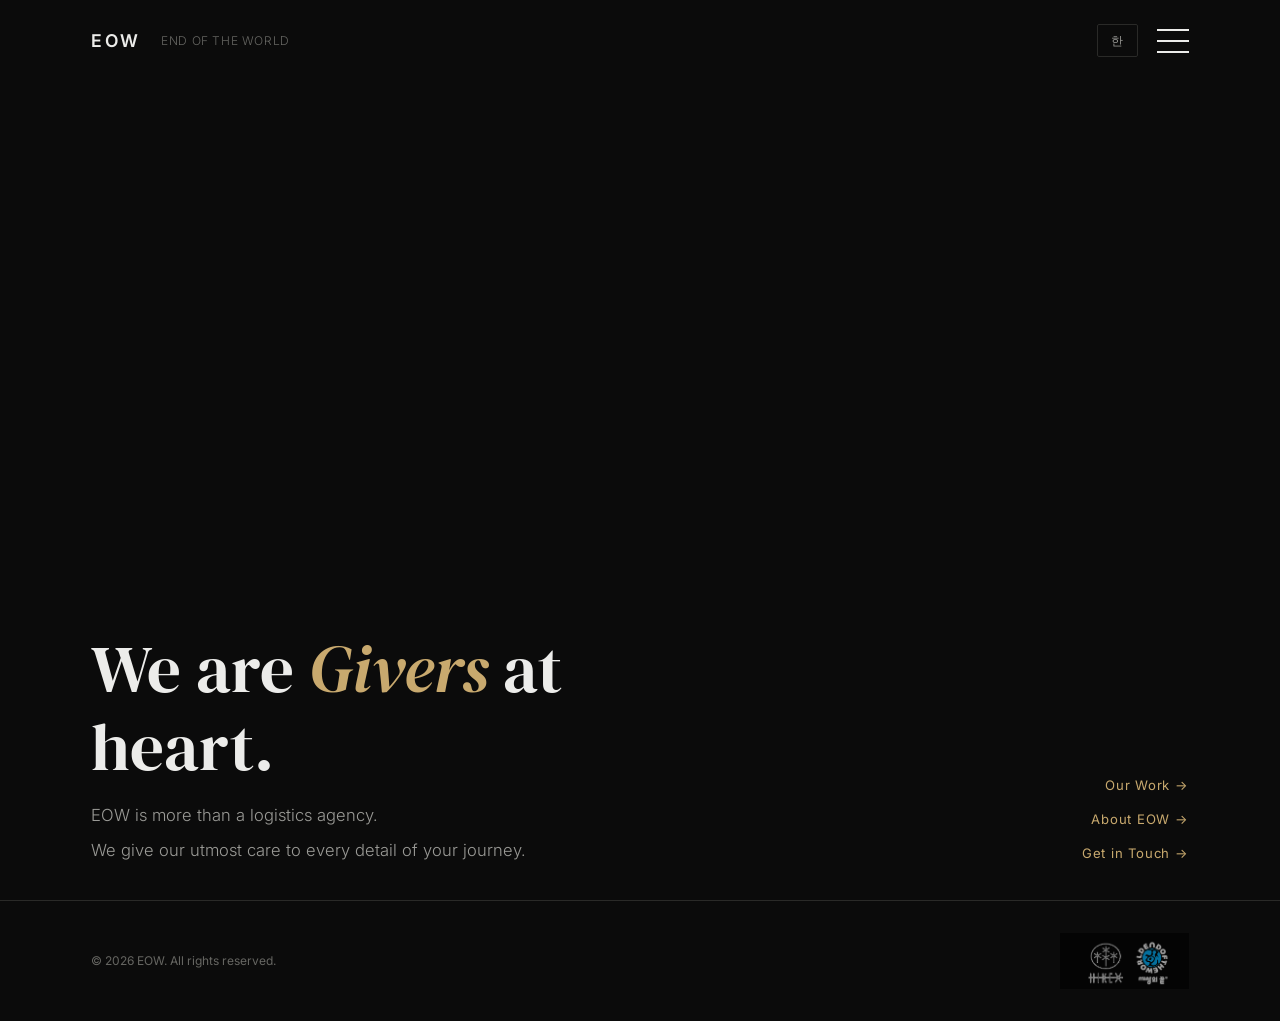
<file: index.html>
<!DOCTYPE html>
<html lang="en">
<head>
  <meta charset="UTF-8">
  <meta name="viewport" content="width=device-width, initial-scale=1.0">
  <title>EOW — End of the World</title>
  <meta name="description" content="EOW is a Seoul-based global B2B touring agency. Tour-as-a-Service for artists going global.">
  <link rel="preconnect" href="https://fonts.googleapis.com">
  <link rel="preconnect" href="https://fonts.gstatic.com" crossorigin>
  <link href="https://fonts.googleapis.com/css2?family=DM+Serif+Display:ital@0;1&family=Inter:wght@300;400;500;600&display=swap" rel="stylesheet">
  <link rel="stylesheet" href="css/style.css">
</head>
<body>

<header class="hd">
  <div class="c">
    <a href="/" class="lo">EOW<span>End of the World</span></a>
    <div class="hdr">
      <a href="/ko/" class="lb">한</a>
      <button class="hb" id="menuBtn" aria-label="Menu"><span></span><span></span><span></span></button>
    </div>
  </div>
</header>

<div class="menu-ov" id="menuOv">
  <a href="/about">About</a>
  <a href="/services">Services</a>
  <a href="/portfolio">Portfolio</a>
  <a href="/team">Team</a>
  <a href="/partners">Partners</a>
  <a href="/contact">Contact</a>
  <div class="menu-sep"></div>
  <a href="https://zandarifesta.com/" target="_blank" class="menu-ext">Zandari Festa ↗</a>
</div>

<section class="hero" id="top">
  <div class="trail-container" id="trailContainer"></div>
  <div class="hero-bottom c">
    <div class="hero-text">
      <h1>We are <em>Givers</em> at heart.</h1>
      <p>EOW is more than a logistics agency.</p>
      <p>We give our utmost care to every detail of your journey.</p>
    </div>
    <div class="hero-links">
      <a href="/portfolio">Our Work →</a>
      <a href="/about">About EOW →</a>
      <a href="/contact">Get in Touch →</a>
    </div>
  </div>
</section>

<footer class="ft">
  <div class="c">
    <div class="ftc">© 2026 EOW. All rights reserved.</div>
    <div class="ft-logos">
      <img src="images/logos/hike-eow-logos.png" alt="HIKE* × EOW" style="height:56px">
    </div>
  </div>
</footer>

<script src="js/menu.js"></script>
<script src="js/cursor-trail.js"></script>
</body>
</html>
</file>
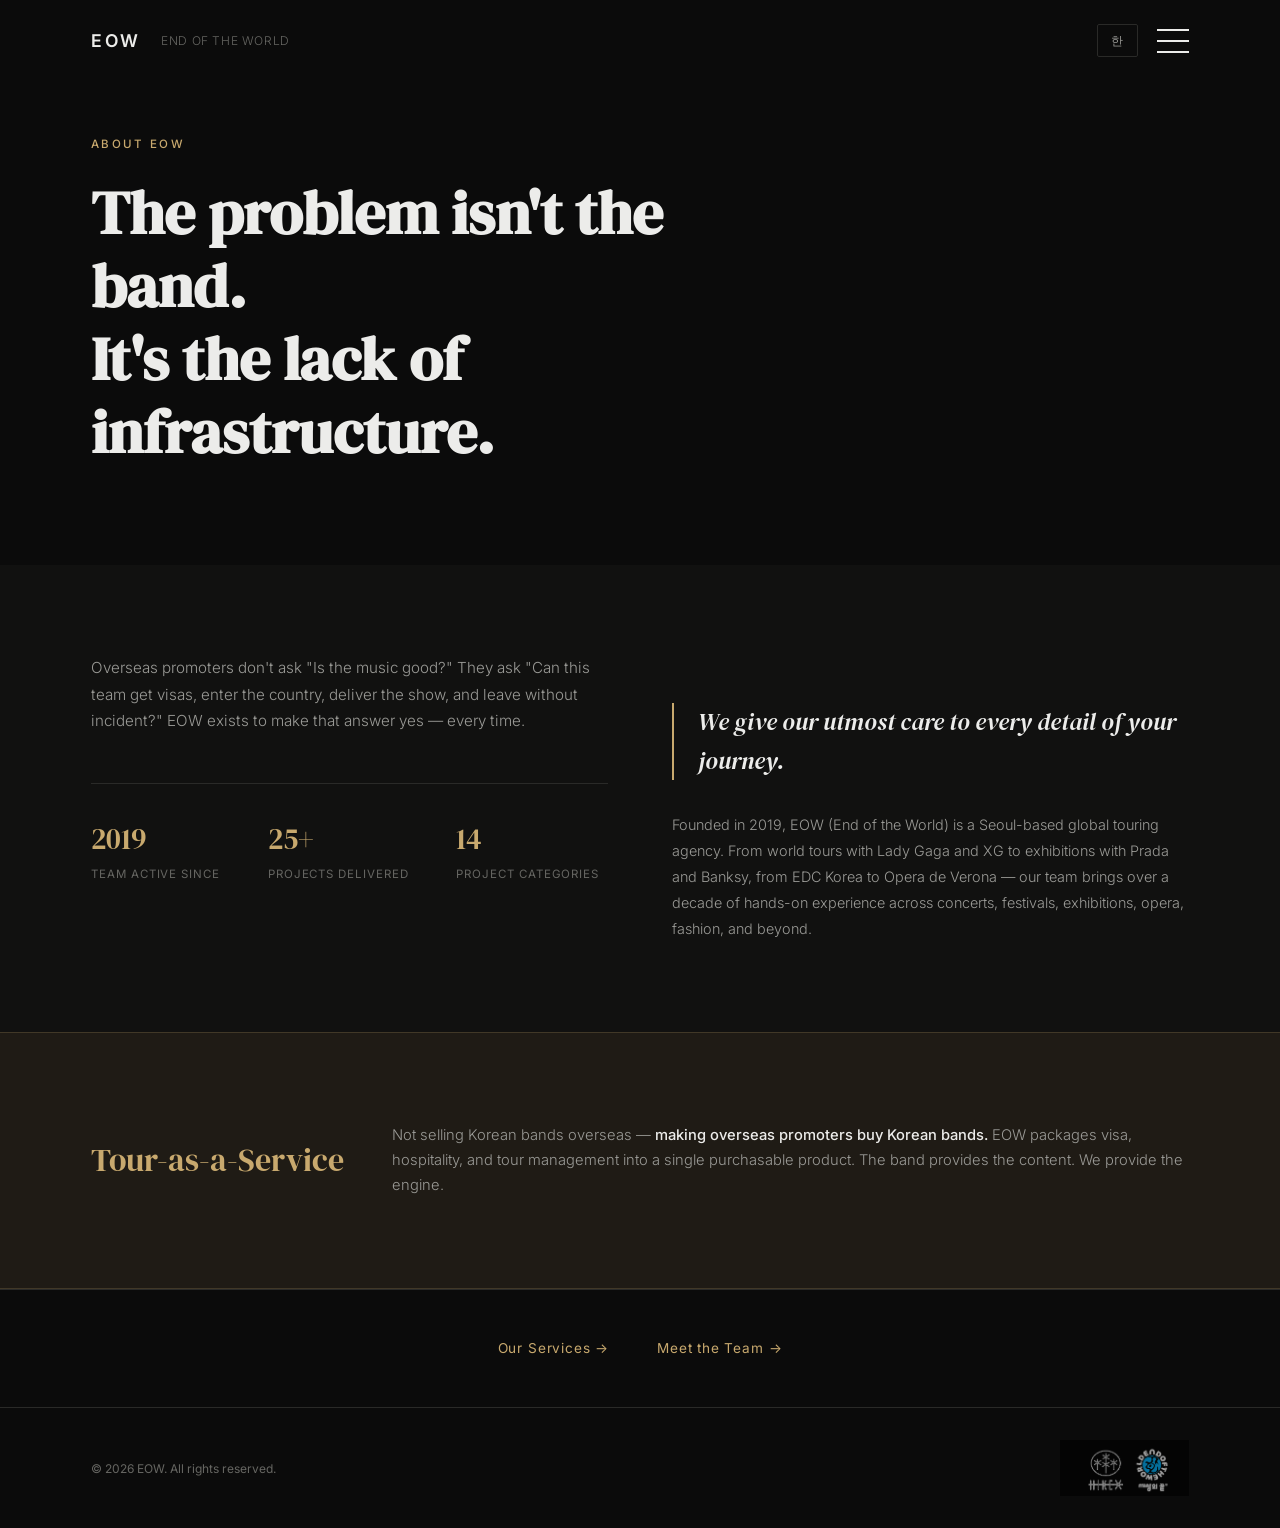
<file: about.html>
<!DOCTYPE html>
<html lang="en">
<head>
  <meta charset="UTF-8">
  <meta name="viewport" content="width=device-width, initial-scale=1.0">
  <title>About — EOW</title>
  <meta name="description" content="EOW exists to make Korean artists' global touring seamless. Visa, hospitality, tour management — packaged as Tour-as-a-Service.">
  <link rel="preconnect" href="https://fonts.googleapis.com">
  <link rel="preconnect" href="https://fonts.gstatic.com" crossorigin>
  <link href="https://fonts.googleapis.com/css2?family=DM+Serif+Display:ital@0;1&family=Inter:wght@300;400;500;600&display=swap" rel="stylesheet">
  <link rel="stylesheet" href="css/style.css">
</head>
<body>

<header class="hd">
  <div class="c">
    <a href="/" class="lo">EOW<span>End of the World</span></a>
    <div class="hdr">
      <a href="/ko/about" class="lb">한</a>
      <button class="hb" id="menuBtn" aria-label="Menu"><span></span><span></span><span></span></button>
    </div>
  </div>
</header>

<div class="menu-ov" id="menuOv">
  <a href="/about">About</a>
  <a href="/services">Services</a>
  <a href="/portfolio">Portfolio</a>
  <a href="/team">Team</a>
  <a href="/partners">Partners</a>
  <a href="/contact">Contact</a>
  <div class="menu-sep"></div>
  <a href="https://zandarifesta.com/" target="_blank" class="menu-ext">Zandari Festa ↗</a>
</div>

<div class="page-hero">
  <div class="c">
    <div class="sl">About EOW</div>
    <h1 class="sh" style="font-size:clamp(2.4rem,5vw,3.8rem)">The problem isn't the band.<br>It's the lack of infrastructure.</h1>
  </div>
</div>

<section class="s ab">
  <div class="c abg">
    <div class="rv">
      <p class="sd">Overseas promoters don't ask "Is the music good?" They ask "Can this team get visas, enter the country, deliver the show, and leave without incident?" EOW exists to make that answer yes — every time.</p>
      <div class="abn">
        <div><div class="abnv">2019</div><div class="abnl">Team active since</div></div>
        <div><div class="abnv">25+</div><div class="abnl">Projects delivered</div></div>
        <div><div class="abnv">14</div><div class="abnl">Project categories</div></div>
      </div>
    </div>
    <div class="abr rv">
      <blockquote class="abq">We give our utmost care to every detail of your journey.</blockquote>
      <p class="abp">Founded in 2019, EOW (End of the World) is a Seoul-based global touring agency. From world tours with Lady Gaga and XG to exhibitions with Prada and Banksy, from EDC Korea to Opera de Verona — our team brings over a decade of hands-on experience across concerts, festivals, exhibitions, opera, fashion, and beyond.</p>
    </div>
  </div>
</section>

<section class="s ta">
  <div class="c tai rv">
    <div class="tab">Tour-as-a-Service</div>
    <div class="tac">Not selling Korean bands overseas — <strong>making overseas promoters buy Korean bands.</strong> EOW packages visa, hospitality, and tour management into a single purchasable product. The band provides the content. We provide the engine.</div>
  </div>
</section>

<div class="cta-strip">
  <a href="/services">Our Services →</a>
  <a href="/team">Meet the Team →</a>
</div>

<footer class="ft">
  <div class="c">
    <div class="ftc">© 2026 EOW. All rights reserved.</div>
    <div class="ft-logos">
      <img src="images/logos/hike-eow-logos.png" alt="HIKE* × EOW" style="height:56px">
    </div>
  </div>
</footer>

<script src="js/menu.js"></script>
<script src="js/scroll-reveal.js"></script>
</body>
</html>
</file>
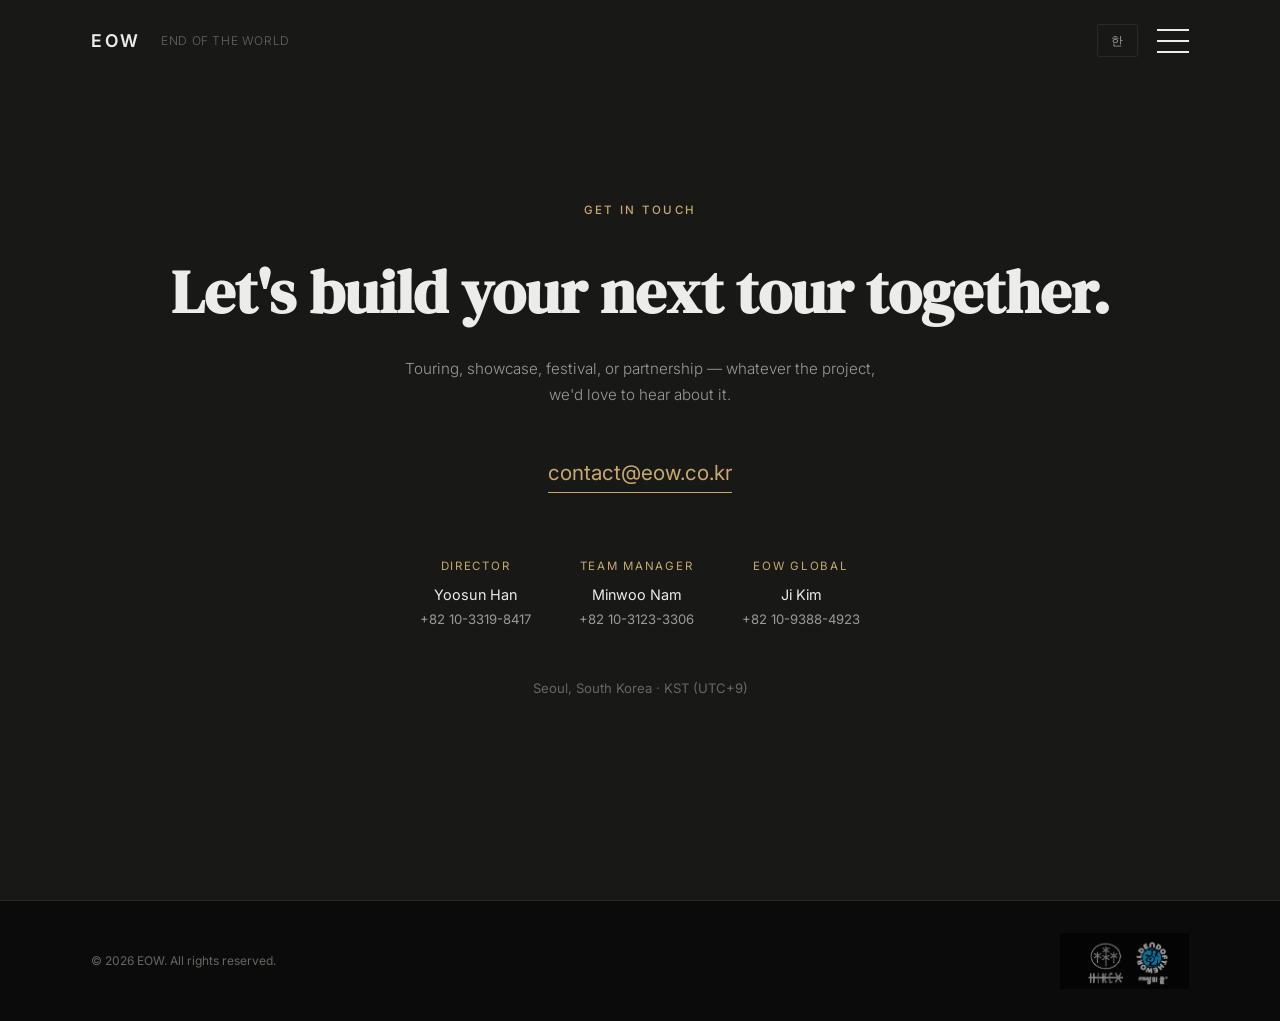
<file: contact.html>
<!DOCTYPE html>
<html lang="en">
<head>
  <meta charset="UTF-8">
  <meta name="viewport" content="width=device-width, initial-scale=1.0">
  <title>Contact — EOW</title>
  <meta name="description" content="Get in touch with EOW. Touring, showcase, festival, or partnership — whatever the project, we'd love to hear about it.">
  <link rel="preconnect" href="https://fonts.googleapis.com">
  <link rel="preconnect" href="https://fonts.gstatic.com" crossorigin>
  <link href="https://fonts.googleapis.com/css2?family=DM+Serif+Display:ital@0;1&family=Inter:wght@300;400;500;600&display=swap" rel="stylesheet">
  <link rel="stylesheet" href="css/style.css">
</head>
<body>

<header class="hd">
  <div class="c">
    <a href="/" class="lo">EOW<span>End of the World</span></a>
    <div class="hdr">
      <a href="/ko/contact" class="lb">한</a>
      <button class="hb" id="menuBtn" aria-label="Menu"><span></span><span></span><span></span></button>
    </div>
  </div>
</header>

<div class="menu-ov" id="menuOv">
  <a href="/about">About</a>
  <a href="/services">Services</a>
  <a href="/portfolio">Portfolio</a>
  <a href="/team">Team</a>
  <a href="/partners">Partners</a>
  <a href="/contact">Contact</a>
  <div class="menu-sep"></div>
  <a href="https://zandarifesta.com/" target="_blank" class="menu-ext">Zandari Festa ↗</a>
</div>

<section class="ct" style="min-height:100vh;display:flex;align-items:center;justify-content:center">
  <div class="c rv">
    <div class="sl" style="text-align:center">Get in touch</div>
    <h1 class="cth" style="font-size:clamp(2.4rem,5vw,3.8rem)">Let's build your next tour together.</h1>
    <p class="cts">Touring, showcase, festival, or partnership — whatever the project, we'd love to hear about it.</p>
    <a href="mailto:contact@eow.co.kr" class="cte" style="font-size:1.3rem">contact@eow.co.kr</a>
    <div style="margin-top:4rem;display:flex;justify-content:center;gap:3rem;flex-wrap:wrap">
      <div style="text-align:center">
        <div style="font-size:.72rem;letter-spacing:.15em;text-transform:uppercase;color:var(--ac);margin-bottom:.5rem">Director</div>
        <div style="font-size:.9rem;margin-bottom:.2rem">Yoosun Han</div>
        <div style="font-size:.82rem;color:var(--ts)"><a href="tel:+821033198417" style="color:var(--ts)">+82 10-3319-8417</a></div>
      </div>
      <div style="text-align:center">
        <div style="font-size:.72rem;letter-spacing:.15em;text-transform:uppercase;color:var(--ac);margin-bottom:.5rem">Team Manager</div>
        <div style="font-size:.9rem;margin-bottom:.2rem">Minwoo Nam</div>
        <div style="font-size:.82rem;color:var(--ts)"><a href="tel:+821031233306" style="color:var(--ts)">+82 10-3123-3306</a></div>
      </div>
      <div style="text-align:center">
        <div style="font-size:.72rem;letter-spacing:.15em;text-transform:uppercase;color:var(--ac);margin-bottom:.5rem">EOW Global</div>
        <div style="font-size:.9rem;margin-bottom:.2rem">Ji Kim</div>
        <div style="font-size:.82rem;color:var(--ts)"><a href="tel:+821093884923" style="color:var(--ts)">+82 10-9388-4923</a></div>
      </div>
    </div>
    <div style="margin-top:3rem;font-size:.82rem;color:var(--td)">Seoul, South Korea · KST (UTC+9)</div>
  </div>
</section>

<footer class="ft">
  <div class="c">
    <div class="ftc">© 2026 EOW. All rights reserved.</div>
    <div class="ft-logos">
      <img src="images/logos/hike-eow-logos.png" alt="HIKE* × EOW" style="height:56px">
    </div>
  </div>
</footer>

<script src="js/menu.js"></script>
<script src="js/scroll-reveal.js"></script>
</body>
</html>
</file>
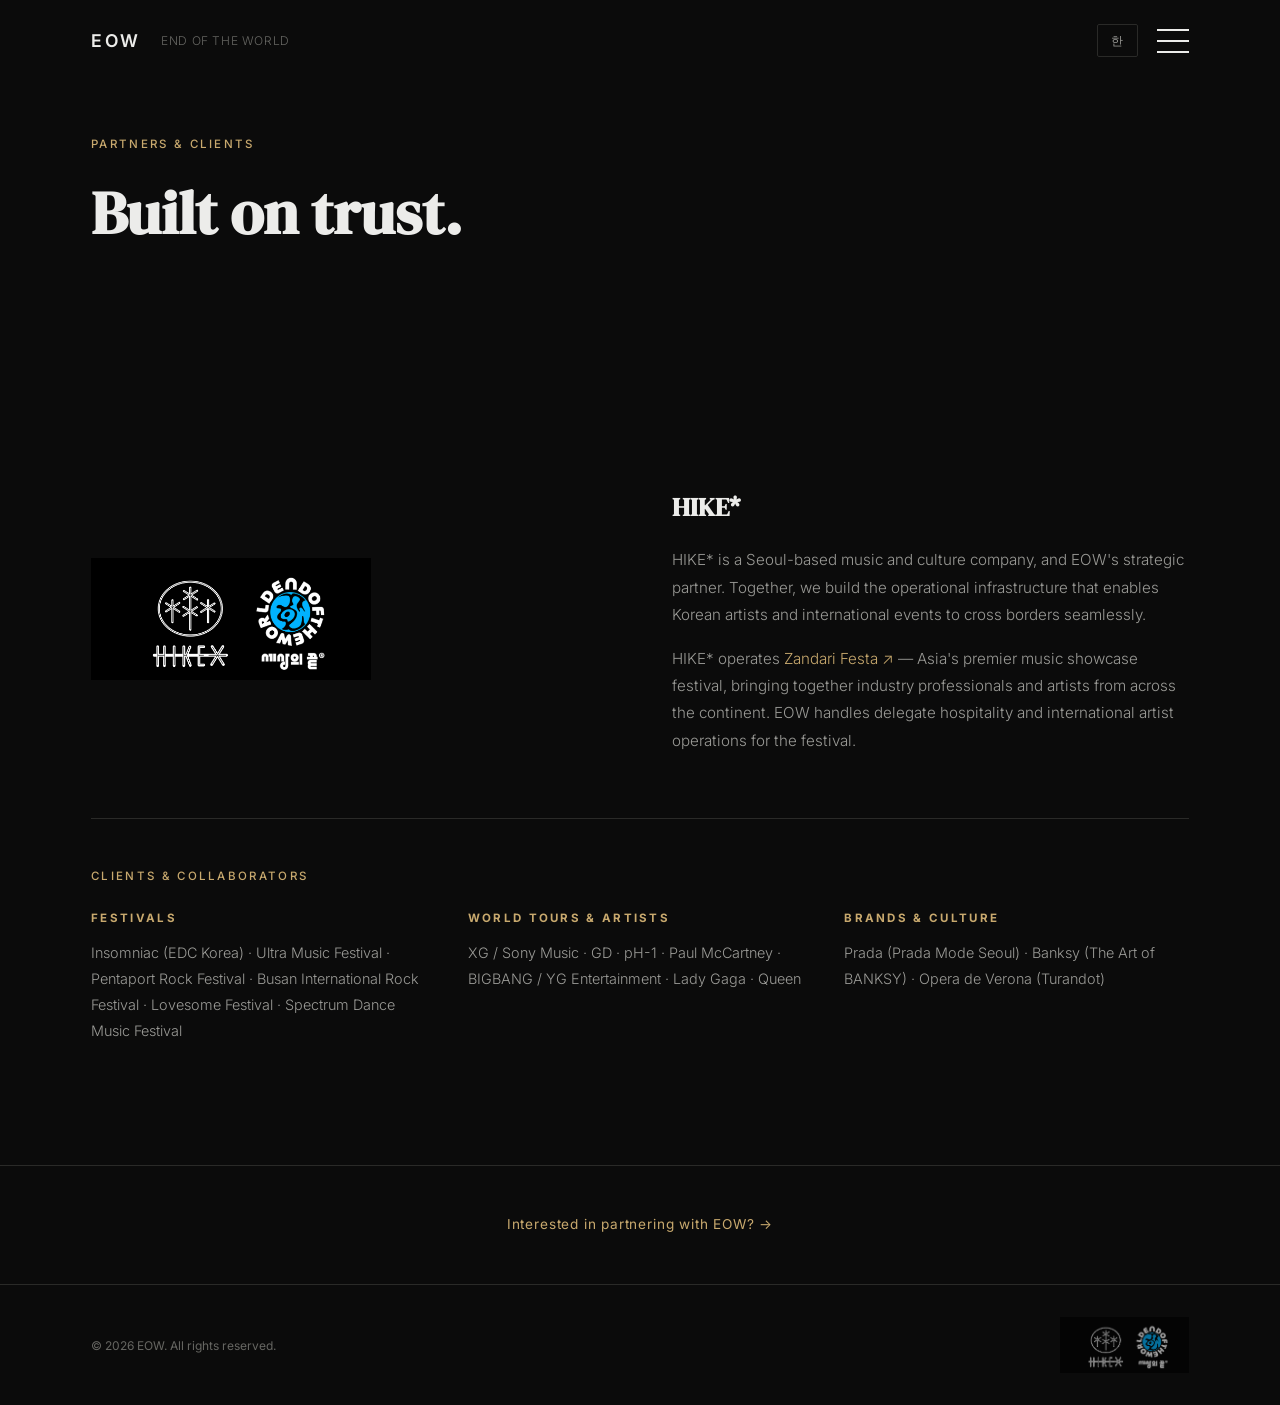
<file: partners.html>
<!DOCTYPE html>
<html lang="en">
<head>
  <meta charset="UTF-8">
  <meta name="viewport" content="width=device-width, initial-scale=1.0">
  <title>Partners — EOW</title>
  <meta name="description" content="EOW's strategic partners: HIKE* and Zandari Festa. Building the infrastructure for Korean artists to go global.">
  <link rel="preconnect" href="https://fonts.googleapis.com">
  <link rel="preconnect" href="https://fonts.gstatic.com" crossorigin>
  <link href="https://fonts.googleapis.com/css2?family=DM+Serif+Display:ital@0;1&family=Inter:wght@300;400;500;600&display=swap" rel="stylesheet">
  <link rel="stylesheet" href="css/style.css">
</head>
<body>

<header class="hd">
  <div class="c">
    <a href="/" class="lo">EOW<span>End of the World</span></a>
    <div class="hdr">
      <a href="/ko/partners" class="lb">한</a>
      <button class="hb" id="menuBtn" aria-label="Menu"><span></span><span></span><span></span></button>
    </div>
  </div>
</header>

<div class="menu-ov" id="menuOv">
  <a href="/about">About</a>
  <a href="/services">Services</a>
  <a href="/portfolio">Portfolio</a>
  <a href="/team">Team</a>
  <a href="/partners">Partners</a>
  <a href="/contact">Contact</a>
  <div class="menu-sep"></div>
  <a href="https://zandarifesta.com/" target="_blank" class="menu-ext">Zandari Festa ↗</a>
</div>

<div class="page-hero">
  <div class="c">
    <div class="sl">Partners & Clients</div>
    <h1 class="sh" style="font-size:clamp(2.4rem,5vw,3.8rem)">Built on trust.</h1>
  </div>
</div>

<section class="s">
  <div class="c">
    <div class="ptr-hero rv">
      <div class="ptr-logo">
        <img src="images/logos/hike-eow-logos.png" alt="HIKE* × EOW">
      </div>
      <div class="ptr-desc">
        <h3>HIKE*</h3>
        <p>HIKE* is a Seoul-based music and culture company, and EOW's strategic partner. Together, we build the operational infrastructure that enables Korean artists and international events to cross borders seamlessly.</p>
        <p style="margin-top:1rem">HIKE* operates <a href="https://zandarifesta.com/" target="_blank">Zandari Festa ↗</a> — Asia's premier music showcase festival, bringing together industry professionals and artists from across the continent. EOW handles delegate hospitality and international artist operations for the festival.</p>
      </div>
    </div>

    <div class="ptr-clients rv">
      <div class="sl">Clients & Collaborators</div>
      <div style="display:grid;grid-template-columns:repeat(auto-fill,minmax(280px,1fr));gap:2rem;margin-top:1.5rem">
        <div class="ptr-cat">
          <h4>Festivals</h4>
          <p>Insomniac (EDC Korea) · Ultra Music Festival · Pentaport Rock Festival · Busan International Rock Festival · Lovesome Festival · Spectrum Dance Music Festival</p>
        </div>
        <div class="ptr-cat">
          <h4>World Tours & Artists</h4>
          <p>XG / Sony Music · GD · pH-1 · Paul McCartney · BIGBANG / YG Entertainment · Lady Gaga · Queen</p>
        </div>
        <div class="ptr-cat">
          <h4>Brands & Culture</h4>
          <p>Prada (Prada Mode Seoul) · Banksy (The Art of BANKSY) · Opera de Verona (Turandot)</p>
        </div>
      </div>
    </div>
  </div>
</section>

<div class="cta-strip">
  <a href="/contact">Interested in partnering with EOW? →</a>
</div>

<footer class="ft">
  <div class="c">
    <div class="ftc">© 2026 EOW. All rights reserved.</div>
    <div class="ft-logos">
      <img src="images/logos/hike-eow-logos.png" alt="HIKE* × EOW" style="height:56px">
    </div>
  </div>
</footer>

<script src="js/menu.js"></script>
<script src="js/scroll-reveal.js"></script>
</body>
</html>
</file>
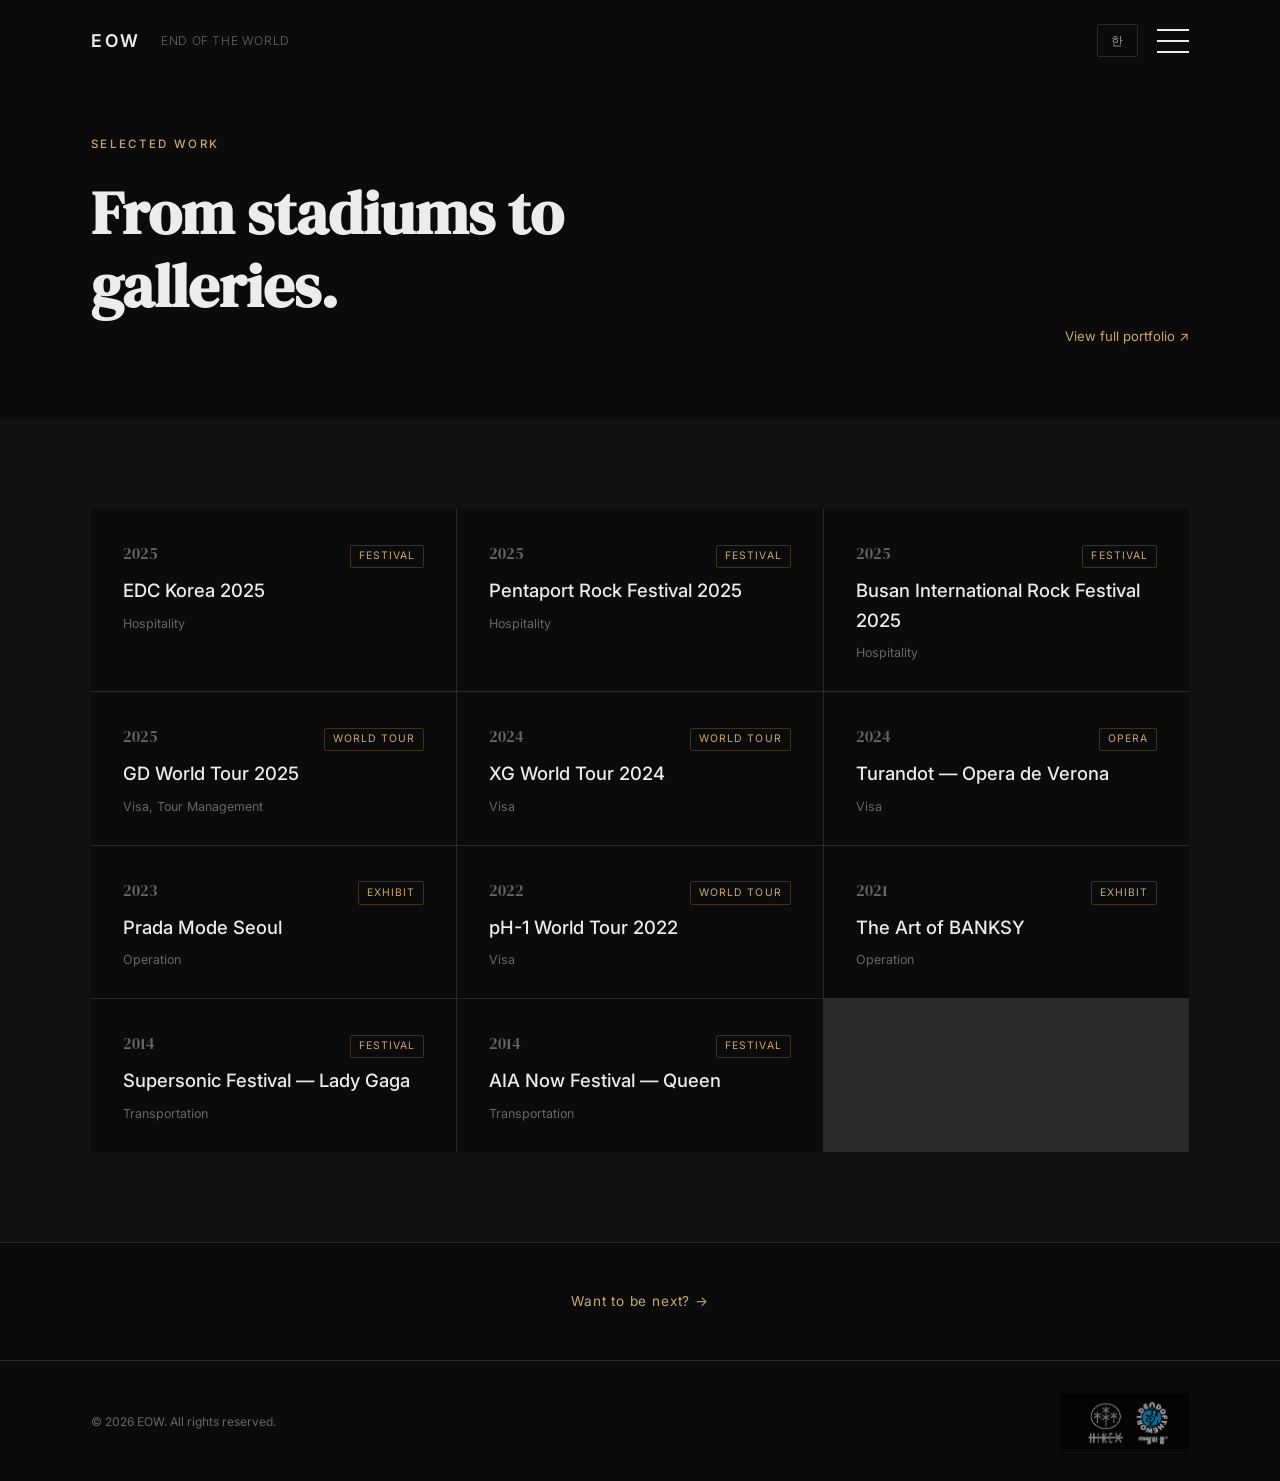
<file: portfolio.html>
<!DOCTYPE html>
<html lang="en">
<head>
  <meta charset="UTF-8">
  <meta name="viewport" content="width=device-width, initial-scale=1.0">
  <title>Portfolio — EOW</title>
  <meta name="description" content="EOW's selected work: EDC Korea, XG World Tour, Prada Mode Seoul, Opera de Verona, and more.">
  <link rel="preconnect" href="https://fonts.googleapis.com">
  <link rel="preconnect" href="https://fonts.gstatic.com" crossorigin>
  <link href="https://fonts.googleapis.com/css2?family=DM+Serif+Display:ital@0;1&family=Inter:wght@300;400;500;600&display=swap" rel="stylesheet">
  <link rel="stylesheet" href="css/style.css">
</head>
<body>

<header class="hd">
  <div class="c">
    <a href="/" class="lo">EOW<span>End of the World</span></a>
    <div class="hdr">
      <a href="/ko/portfolio" class="lb">한</a>
      <button class="hb" id="menuBtn" aria-label="Menu"><span></span><span></span><span></span></button>
    </div>
  </div>
</header>

<div class="menu-ov" id="menuOv">
  <a href="/about">About</a>
  <a href="/services">Services</a>
  <a href="/portfolio">Portfolio</a>
  <a href="/team">Team</a>
  <a href="/partners">Partners</a>
  <a href="/contact">Contact</a>
  <div class="menu-sep"></div>
  <a href="https://zandarifesta.com/" target="_blank" class="menu-ext">Zandari Festa ↗</a>
</div>

<div class="page-hero">
  <div class="c">
    <div class="pft" style="margin-bottom:0">
      <div>
        <div class="sl">Selected Work</div>
        <h1 class="sh" style="font-size:clamp(2.4rem,5vw,3.8rem)">From stadiums to galleries.</h1>
      </div>
      <a href="https://fanatical-mistake-363.notion.site/End-of-the-World-30d8d1d881de801dad23fbc0e7dbfe98" target="_blank" class="pfl">View full portfolio ↗</a>
    </div>
  </div>
</div>

<section class="s pf">
  <div class="c">
    <div class="pfg rv">
      <div class="pfc"><div class="pfct"><span class="pfcy">2025</span><span class="pfcp">Festival</span></div><div class="pfcn">EDC Korea 2025</div><div class="pfcs">Hospitality</div></div>
      <div class="pfc"><div class="pfct"><span class="pfcy">2025</span><span class="pfcp">Festival</span></div><div class="pfcn">Pentaport Rock Festival 2025</div><div class="pfcs">Hospitality</div></div>
      <div class="pfc"><div class="pfct"><span class="pfcy">2025</span><span class="pfcp">Festival</span></div><div class="pfcn">Busan International Rock Festival 2025</div><div class="pfcs">Hospitality</div></div>
      <div class="pfc"><div class="pfct"><span class="pfcy">2025</span><span class="pfcp">World Tour</span></div><div class="pfcn">GD World Tour 2025</div><div class="pfcs">Visa, Tour Management</div></div>
      <div class="pfc"><div class="pfct"><span class="pfcy">2024</span><span class="pfcp">World Tour</span></div><div class="pfcn">XG World Tour 2024</div><div class="pfcs">Visa</div></div>
      <div class="pfc"><div class="pfct"><span class="pfcy">2024</span><span class="pfcp">Opera</span></div><div class="pfcn">Turandot — Opera de Verona</div><div class="pfcs">Visa</div></div>
      <div class="pfc"><div class="pfct"><span class="pfcy">2023</span><span class="pfcp">Exhibit</span></div><div class="pfcn">Prada Mode Seoul</div><div class="pfcs">Operation</div></div>
      <div class="pfc"><div class="pfct"><span class="pfcy">2022</span><span class="pfcp">World Tour</span></div><div class="pfcn">pH-1 World Tour 2022</div><div class="pfcs">Visa</div></div>
      <div class="pfc"><div class="pfct"><span class="pfcy">2021</span><span class="pfcp">Exhibit</span></div><div class="pfcn">The Art of BANKSY</div><div class="pfcs">Operation</div></div>
      <div class="pfc"><div class="pfct"><span class="pfcy">2014</span><span class="pfcp">Festival</span></div><div class="pfcn">Supersonic Festival — Lady Gaga</div><div class="pfcs">Transportation</div></div>
      <div class="pfc"><div class="pfct"><span class="pfcy">2014</span><span class="pfcp">Festival</span></div><div class="pfcn">AIA Now Festival — Queen</div><div class="pfcs">Transportation</div></div>
    </div>
  </div>
</section>

<div class="cta-strip">
  <a href="/contact">Want to be next? →</a>
</div>

<footer class="ft">
  <div class="c">
    <div class="ftc">© 2026 EOW. All rights reserved.</div>
    <div class="ft-logos">
      <img src="images/logos/hike-eow-logos.png" alt="HIKE* × EOW" style="height:56px">
    </div>
  </div>
</footer>

<script src="js/menu.js"></script>
<script src="js/scroll-reveal.js"></script>
</body>
</html>
</file>
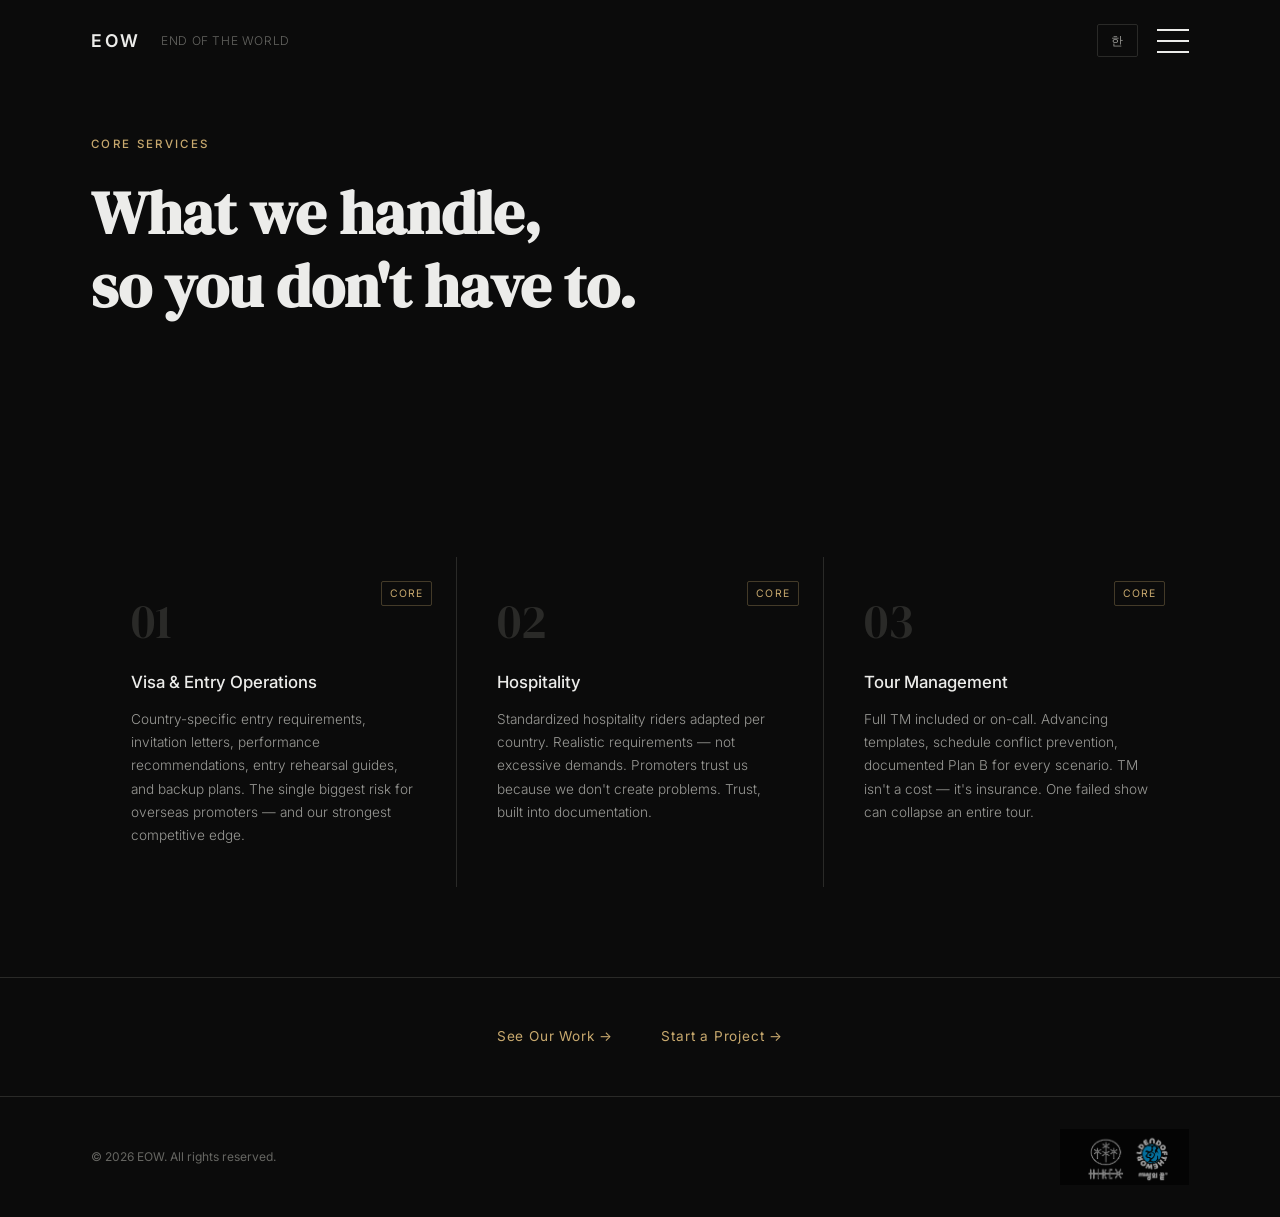
<file: services.html>
<!DOCTYPE html>
<html lang="en">
<head>
  <meta charset="UTF-8">
  <meta name="viewport" content="width=device-width, initial-scale=1.0">
  <title>Services — EOW</title>
  <meta name="description" content="EOW's core services: Visa & Entry Operations, Hospitality, and Tour Management. Tour-as-a-Service for global touring.">
  <link rel="preconnect" href="https://fonts.googleapis.com">
  <link rel="preconnect" href="https://fonts.gstatic.com" crossorigin>
  <link href="https://fonts.googleapis.com/css2?family=DM+Serif+Display:ital@0;1&family=Inter:wght@300;400;500;600&display=swap" rel="stylesheet">
  <link rel="stylesheet" href="css/style.css">
</head>
<body>

<header class="hd">
  <div class="c">
    <a href="/" class="lo">EOW<span>End of the World</span></a>
    <div class="hdr">
      <a href="/ko/services" class="lb">한</a>
      <button class="hb" id="menuBtn" aria-label="Menu"><span></span><span></span><span></span></button>
    </div>
  </div>
</header>

<div class="menu-ov" id="menuOv">
  <a href="/about">About</a>
  <a href="/services">Services</a>
  <a href="/portfolio">Portfolio</a>
  <a href="/team">Team</a>
  <a href="/partners">Partners</a>
  <a href="/contact">Contact</a>
  <div class="menu-sep"></div>
  <a href="https://zandarifesta.com/" target="_blank" class="menu-ext">Zandari Festa ↗</a>
</div>

<div class="page-hero">
  <div class="c">
    <div class="sl">Core Services</div>
    <h1 class="sh" style="font-size:clamp(2.4rem,5vw,3.8rem)">What we handle,<br>so you don't have to.</h1>
  </div>
</div>

<section class="s">
  <div class="c">
    <div class="svg rv">
      <div class="sv"><span class="svtg">Core</span><div class="svn">01</div><div class="svt">Visa & Entry Operations</div><p class="svd">Country-specific entry requirements, invitation letters, performance recommendations, entry rehearsal guides, and backup plans. The single biggest risk for overseas promoters — and our strongest competitive edge.</p></div>
      <div class="sv"><span class="svtg">Core</span><div class="svn">02</div><div class="svt">Hospitality</div><p class="svd">Standardized hospitality riders adapted per country. Realistic requirements — not excessive demands. Promoters trust us because we don't create problems. Trust, built into documentation.</p></div>
      <div class="sv"><span class="svtg">Core</span><div class="svn">03</div><div class="svt">Tour Management</div><p class="svd">Full TM included or on-call. Advancing templates, schedule conflict prevention, documented Plan B for every scenario. TM isn't a cost — it's insurance. One failed show can collapse an entire tour.</p></div>
    </div>
  </div>
</section>

<div class="cta-strip">
  <a href="/portfolio">See Our Work →</a>
  <a href="/contact">Start a Project →</a>
</div>

<footer class="ft">
  <div class="c">
    <div class="ftc">© 2026 EOW. All rights reserved.</div>
    <div class="ft-logos">
      <img src="images/logos/hike-eow-logos.png" alt="HIKE* × EOW" style="height:56px">
    </div>
  </div>
</footer>

<script src="js/menu.js"></script>
<script src="js/scroll-reveal.js"></script>
</body>
</html>
</file>
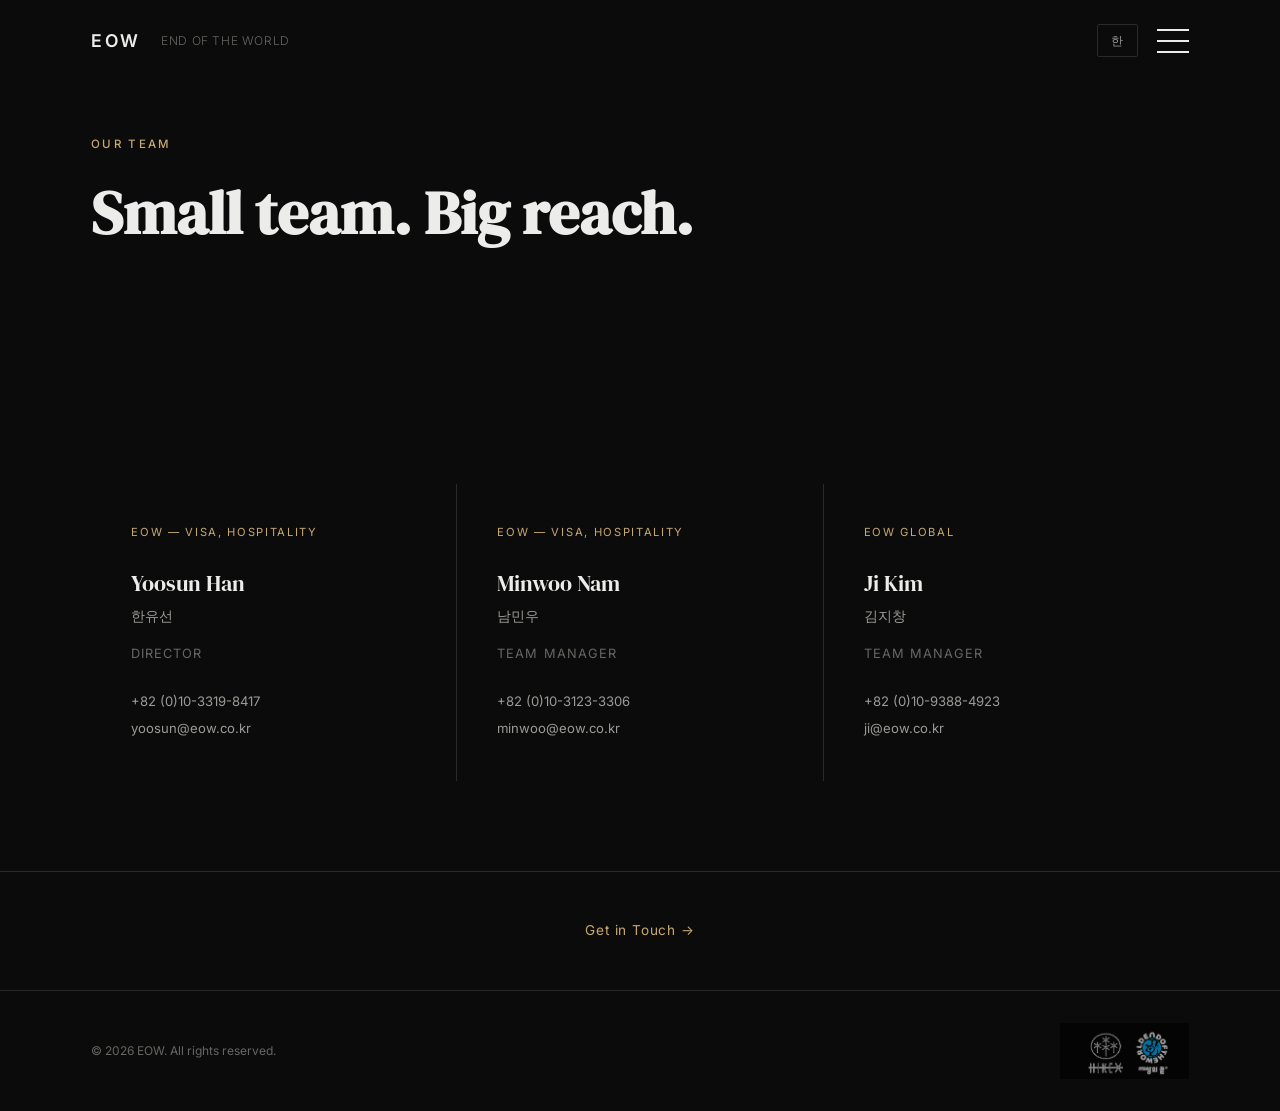
<file: team.html>
<!DOCTYPE html>
<html lang="en">
<head>
  <meta charset="UTF-8">
  <meta name="viewport" content="width=device-width, initial-scale=1.0">
  <title>Team — EOW</title>
  <meta name="description" content="Meet the EOW team. Small team, big reach — visa, hospitality, and tour management experts.">
  <link rel="preconnect" href="https://fonts.googleapis.com">
  <link rel="preconnect" href="https://fonts.gstatic.com" crossorigin>
  <link href="https://fonts.googleapis.com/css2?family=DM+Serif+Display:ital@0;1&family=Inter:wght@300;400;500;600&display=swap" rel="stylesheet">
  <link rel="stylesheet" href="css/style.css">
</head>
<body>

<header class="hd">
  <div class="c">
    <a href="/" class="lo">EOW<span>End of the World</span></a>
    <div class="hdr">
      <a href="/ko/team" class="lb">한</a>
      <button class="hb" id="menuBtn" aria-label="Menu"><span></span><span></span><span></span></button>
    </div>
  </div>
</header>

<div class="menu-ov" id="menuOv">
  <a href="/about">About</a>
  <a href="/services">Services</a>
  <a href="/portfolio">Portfolio</a>
  <a href="/team">Team</a>
  <a href="/partners">Partners</a>
  <a href="/contact">Contact</a>
  <div class="menu-sep"></div>
  <a href="https://zandarifesta.com/" target="_blank" class="menu-ext">Zandari Festa ↗</a>
</div>

<div class="page-hero">
  <div class="c">
    <div class="sl">Our Team</div>
    <h1 class="sh" style="font-size:clamp(2.4rem,5vw,3.8rem)">Small team. Big reach.</h1>
  </div>
</div>

<section class="s">
  <div class="c">
    <div class="tmg rv">
      <div class="tmc"><div class="tmd">EOW — Visa, Hospitality</div><div class="tmn">Yoosun Han</div><div class="tmk">한유선</div><div class="tmr">Director</div><div class="tmct"><a href="tel:+821033198417">+82 (0)10-3319-8417</a><br><a href="mailto:yoosun@eow.co.kr">yoosun@eow.co.kr</a></div></div>
      <div class="tmc"><div class="tmd">EOW — Visa, Hospitality</div><div class="tmn">Minwoo Nam</div><div class="tmk">남민우</div><div class="tmr">Team Manager</div><div class="tmct"><a href="tel:+821031233306">+82 (0)10-3123-3306</a><br><a href="mailto:minwoo@eow.co.kr">minwoo@eow.co.kr</a></div></div>
      <div class="tmc"><div class="tmd">EOW Global</div><div class="tmn">Ji Kim</div><div class="tmk">김지창</div><div class="tmr">Team Manager</div><div class="tmct"><a href="tel:+821093884923">+82 (0)10-9388-4923</a><br><a href="mailto:ji@eow.co.kr">ji@eow.co.kr</a></div></div>
    </div>
  </div>
</section>

<div class="cta-strip">
  <a href="/contact">Get in Touch →</a>
</div>

<footer class="ft">
  <div class="c">
    <div class="ftc">© 2026 EOW. All rights reserved.</div>
    <div class="ft-logos">
      <img src="images/logos/hike-eow-logos.png" alt="HIKE* × EOW" style="height:56px">
    </div>
  </div>
</footer>

<script src="js/menu.js"></script>
<script src="js/scroll-reveal.js"></script>
</body>
</html>
</file>
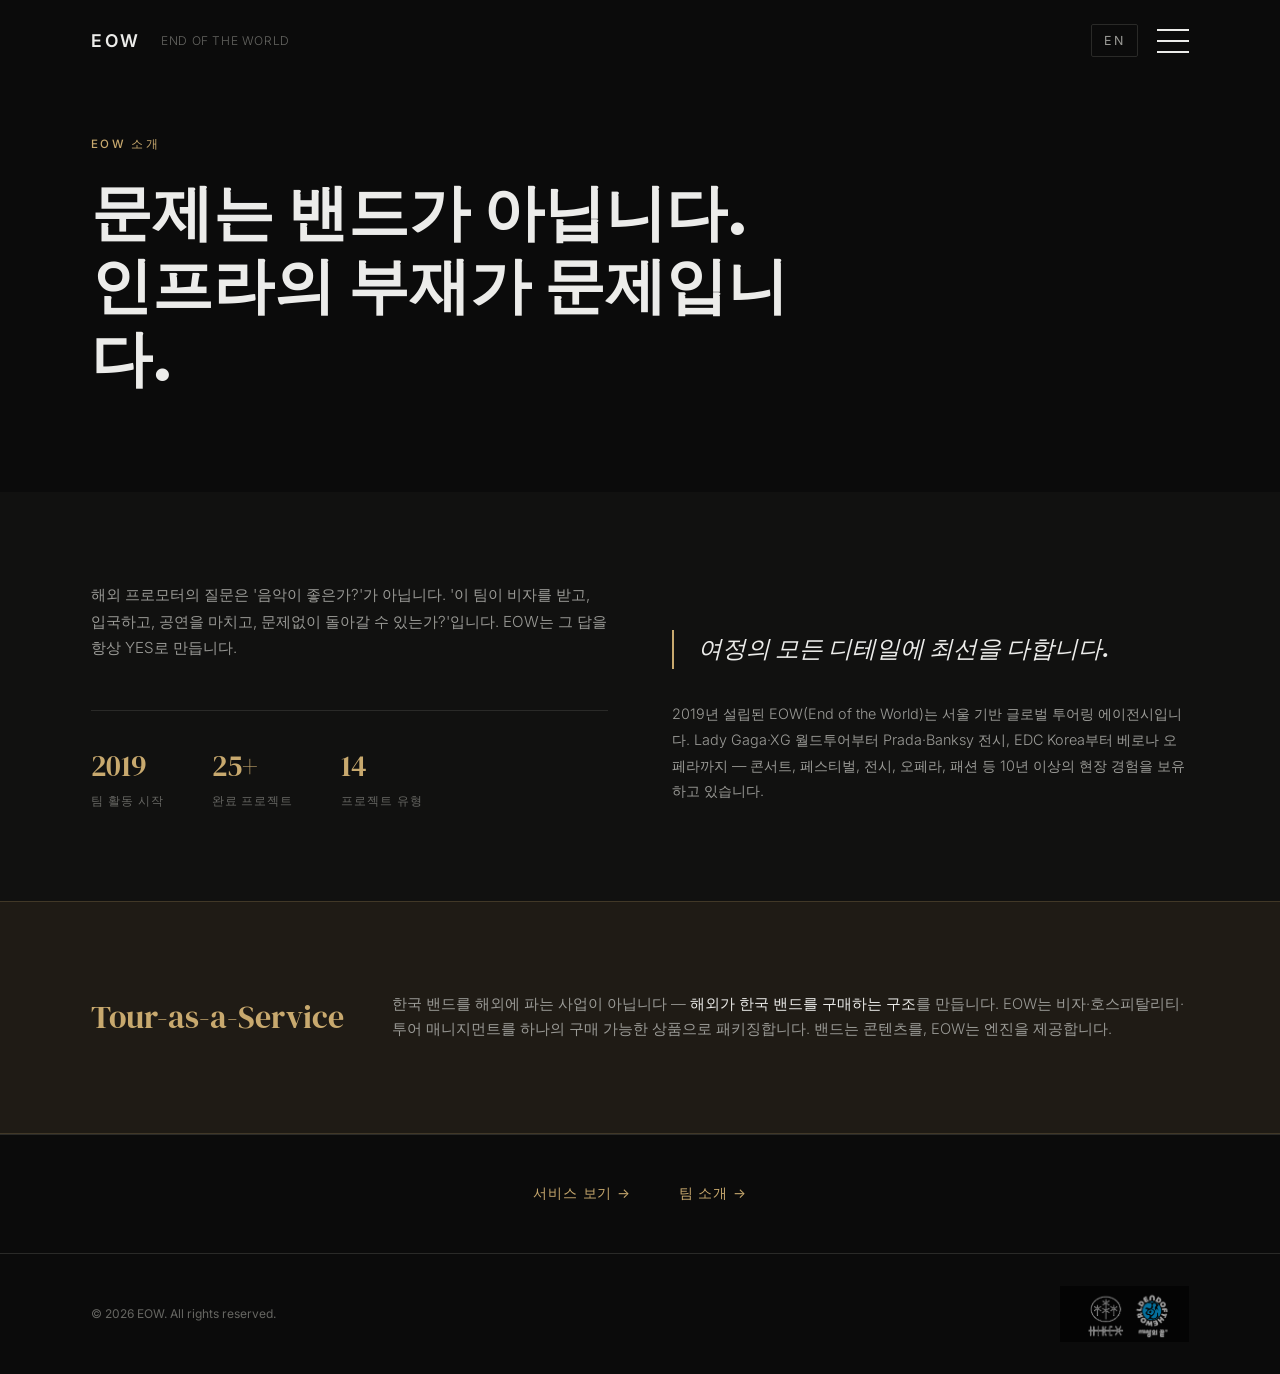
<file: ko/about.html>
<!DOCTYPE html>
<html lang="ko">
<head>
  <meta charset="UTF-8">
  <meta name="viewport" content="width=device-width, initial-scale=1.0">
  <title>소개 — EOW</title>
  <meta name="description" content="EOW는 한국 아티스트의 글로벌 투어를 원활하게 만듭니다. 비자, 호스피탈리티, 투어 매니지먼트 — Tour-as-a-Service로 패키징합니다.">
  <link rel="preconnect" href="https://fonts.googleapis.com">
  <link rel="preconnect" href="https://fonts.gstatic.com" crossorigin>
  <link href="https://fonts.googleapis.com/css2?family=DM+Serif+Display:ital@0;1&family=Inter:wght@300;400;500;600&display=swap" rel="stylesheet">
  <link rel="stylesheet" href="../css/style.css">
</head>
<body>

<header class="hd">
  <div class="c">
    <a href="/ko/" class="lo">EOW<span>End of the World</span></a>
    <div class="hdr">
      <a href="/about" class="lb">EN</a>
      <button class="hb" id="menuBtn" aria-label="Menu"><span></span><span></span><span></span></button>
    </div>
  </div>
</header>

<div class="menu-ov" id="menuOv">
  <a href="/ko/about">소개</a>
  <a href="/ko/services">서비스</a>
  <a href="/ko/portfolio">포트폴리오</a>
  <a href="/ko/team">팀</a>
  <a href="/ko/partners">파트너</a>
  <a href="/ko/contact">연락</a>
  <div class="menu-sep"></div>
  <a href="https://zandarifesta.com/" target="_blank" class="menu-ext">Zandari Festa ↗</a>
</div>

<div class="page-hero">
  <div class="c">
    <div class="sl">EOW 소개</div>
    <h1 class="sh" style="font-size:clamp(2.4rem,5vw,3.8rem)">문제는 밴드가 아닙니다.<br>인프라의 부재가 문제입니다.</h1>
  </div>
</div>

<section class="s ab">
  <div class="c abg">
    <div class="rv">
      <p class="sd">해외 프로모터의 질문은 '음악이 좋은가?'가 아닙니다. '이 팀이 비자를 받고, 입국하고, 공연을 마치고, 문제없이 돌아갈 수 있는가?'입니다. EOW는 그 답을 항상 YES로 만듭니다.</p>
      <div class="abn">
        <div><div class="abnv">2019</div><div class="abnl">팀 활동 시작</div></div>
        <div><div class="abnv">25+</div><div class="abnl">완료 프로젝트</div></div>
        <div><div class="abnv">14</div><div class="abnl">프로젝트 유형</div></div>
      </div>
    </div>
    <div class="abr rv">
      <blockquote class="abq">여정의 모든 디테일에 최선을 다합니다.</blockquote>
      <p class="abp">2019년 설립된 EOW(End of the World)는 서울 기반 글로벌 투어링 에이전시입니다. Lady Gaga·XG 월드투어부터 Prada·Banksy 전시, EDC Korea부터 베로나 오페라까지 — 콘서트, 페스티벌, 전시, 오페라, 패션 등 10년 이상의 현장 경험을 보유하고 있습니다.</p>
    </div>
  </div>
</section>

<section class="s ta">
  <div class="c tai rv">
    <div class="tab">Tour-as-a-Service</div>
    <div class="tac">한국 밴드를 해외에 파는 사업이 아닙니다 — <strong>해외가 한국 밴드를 구매하는 구조</strong>를 만듭니다. EOW는 비자·호스피탈리티·투어 매니지먼트를 하나의 구매 가능한 상품으로 패키징합니다. 밴드는 콘텐츠를, EOW는 엔진을 제공합니다.</div>
  </div>
</section>

<div class="cta-strip">
  <a href="/ko/services">서비스 보기 →</a>
  <a href="/ko/team">팀 소개 →</a>
</div>

<footer class="ft">
  <div class="c">
    <div class="ftc">© 2026 EOW. All rights reserved.</div>
    <div class="ft-logos">
      <img src="../images/logos/hike-eow-logos.png" alt="HIKE* × EOW" style="height:56px">
    </div>
  </div>
</footer>

<script src="../js/menu.js"></script>
<script src="../js/scroll-reveal.js"></script>
</body>
</html>
</file>
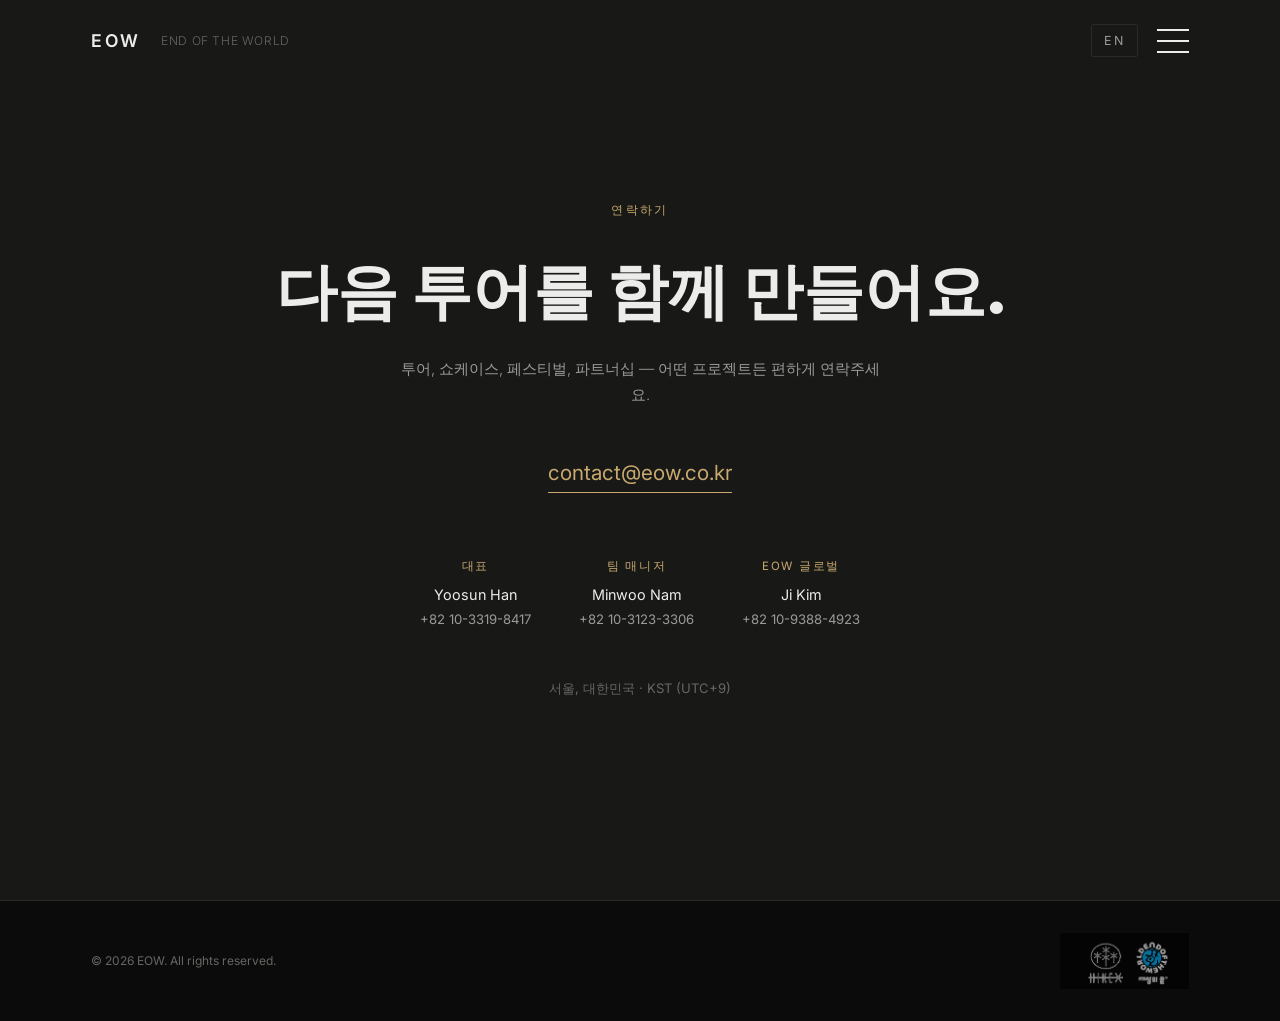
<file: ko/contact.html>
<!DOCTYPE html>
<html lang="ko">
<head>
  <meta charset="UTF-8">
  <meta name="viewport" content="width=device-width, initial-scale=1.0">
  <title>연락 — EOW</title>
  <meta name="description" content="EOW에 연락하세요. 투어, 쇼케이스, 페스티벌, 파트너십 — 어떤 프로젝트든 편하게 연락주세요.">
  <link rel="preconnect" href="https://fonts.googleapis.com">
  <link rel="preconnect" href="https://fonts.gstatic.com" crossorigin>
  <link href="https://fonts.googleapis.com/css2?family=DM+Serif+Display:ital@0;1&family=Inter:wght@300;400;500;600&display=swap" rel="stylesheet">
  <link rel="stylesheet" href="../css/style.css">
</head>
<body>

<header class="hd">
  <div class="c">
    <a href="/ko/" class="lo">EOW<span>End of the World</span></a>
    <div class="hdr">
      <a href="/contact" class="lb">EN</a>
      <button class="hb" id="menuBtn" aria-label="Menu"><span></span><span></span><span></span></button>
    </div>
  </div>
</header>

<div class="menu-ov" id="menuOv">
  <a href="/ko/about">소개</a>
  <a href="/ko/services">서비스</a>
  <a href="/ko/portfolio">포트폴리오</a>
  <a href="/ko/team">팀</a>
  <a href="/ko/partners">파트너</a>
  <a href="/ko/contact">연락</a>
  <div class="menu-sep"></div>
  <a href="https://zandarifesta.com/" target="_blank" class="menu-ext">Zandari Festa ↗</a>
</div>

<section class="ct" style="min-height:100vh;display:flex;align-items:center;justify-content:center">
  <div class="c rv">
    <div class="sl" style="text-align:center">연락하기</div>
    <h1 class="cth" style="font-size:clamp(2.4rem,5vw,3.8rem)">다음 투어를 함께 만들어요.</h1>
    <p class="cts">투어, 쇼케이스, 페스티벌, 파트너십 — 어떤 프로젝트든 편하게 연락주세요.</p>
    <a href="mailto:contact@eow.co.kr" class="cte" style="font-size:1.3rem">contact@eow.co.kr</a>
    <div style="margin-top:4rem;display:flex;justify-content:center;gap:3rem;flex-wrap:wrap">
      <div style="text-align:center">
        <div style="font-size:.72rem;letter-spacing:.15em;text-transform:uppercase;color:var(--ac);margin-bottom:.5rem">대표</div>
        <div style="font-size:.9rem;margin-bottom:.2rem">Yoosun Han</div>
        <div style="font-size:.82rem;color:var(--ts)"><a href="tel:+821033198417" style="color:var(--ts)">+82 10-3319-8417</a></div>
      </div>
      <div style="text-align:center">
        <div style="font-size:.72rem;letter-spacing:.15em;text-transform:uppercase;color:var(--ac);margin-bottom:.5rem">팀 매니저</div>
        <div style="font-size:.9rem;margin-bottom:.2rem">Minwoo Nam</div>
        <div style="font-size:.82rem;color:var(--ts)"><a href="tel:+821031233306" style="color:var(--ts)">+82 10-3123-3306</a></div>
      </div>
      <div style="text-align:center">
        <div style="font-size:.72rem;letter-spacing:.15em;text-transform:uppercase;color:var(--ac);margin-bottom:.5rem">EOW 글로벌</div>
        <div style="font-size:.9rem;margin-bottom:.2rem">Ji Kim</div>
        <div style="font-size:.82rem;color:var(--ts)"><a href="tel:+821093884923" style="color:var(--ts)">+82 10-9388-4923</a></div>
      </div>
    </div>
    <div style="margin-top:3rem;font-size:.82rem;color:var(--td)">서울, 대한민국 · KST (UTC+9)</div>
  </div>
</section>

<footer class="ft">
  <div class="c">
    <div class="ftc">© 2026 EOW. All rights reserved.</div>
    <div class="ft-logos">
      <img src="../images/logos/hike-eow-logos.png" alt="HIKE* × EOW" style="height:56px">
    </div>
  </div>
</footer>

<script src="../js/menu.js"></script>
<script src="../js/scroll-reveal.js"></script>
</body>
</html>
</file>
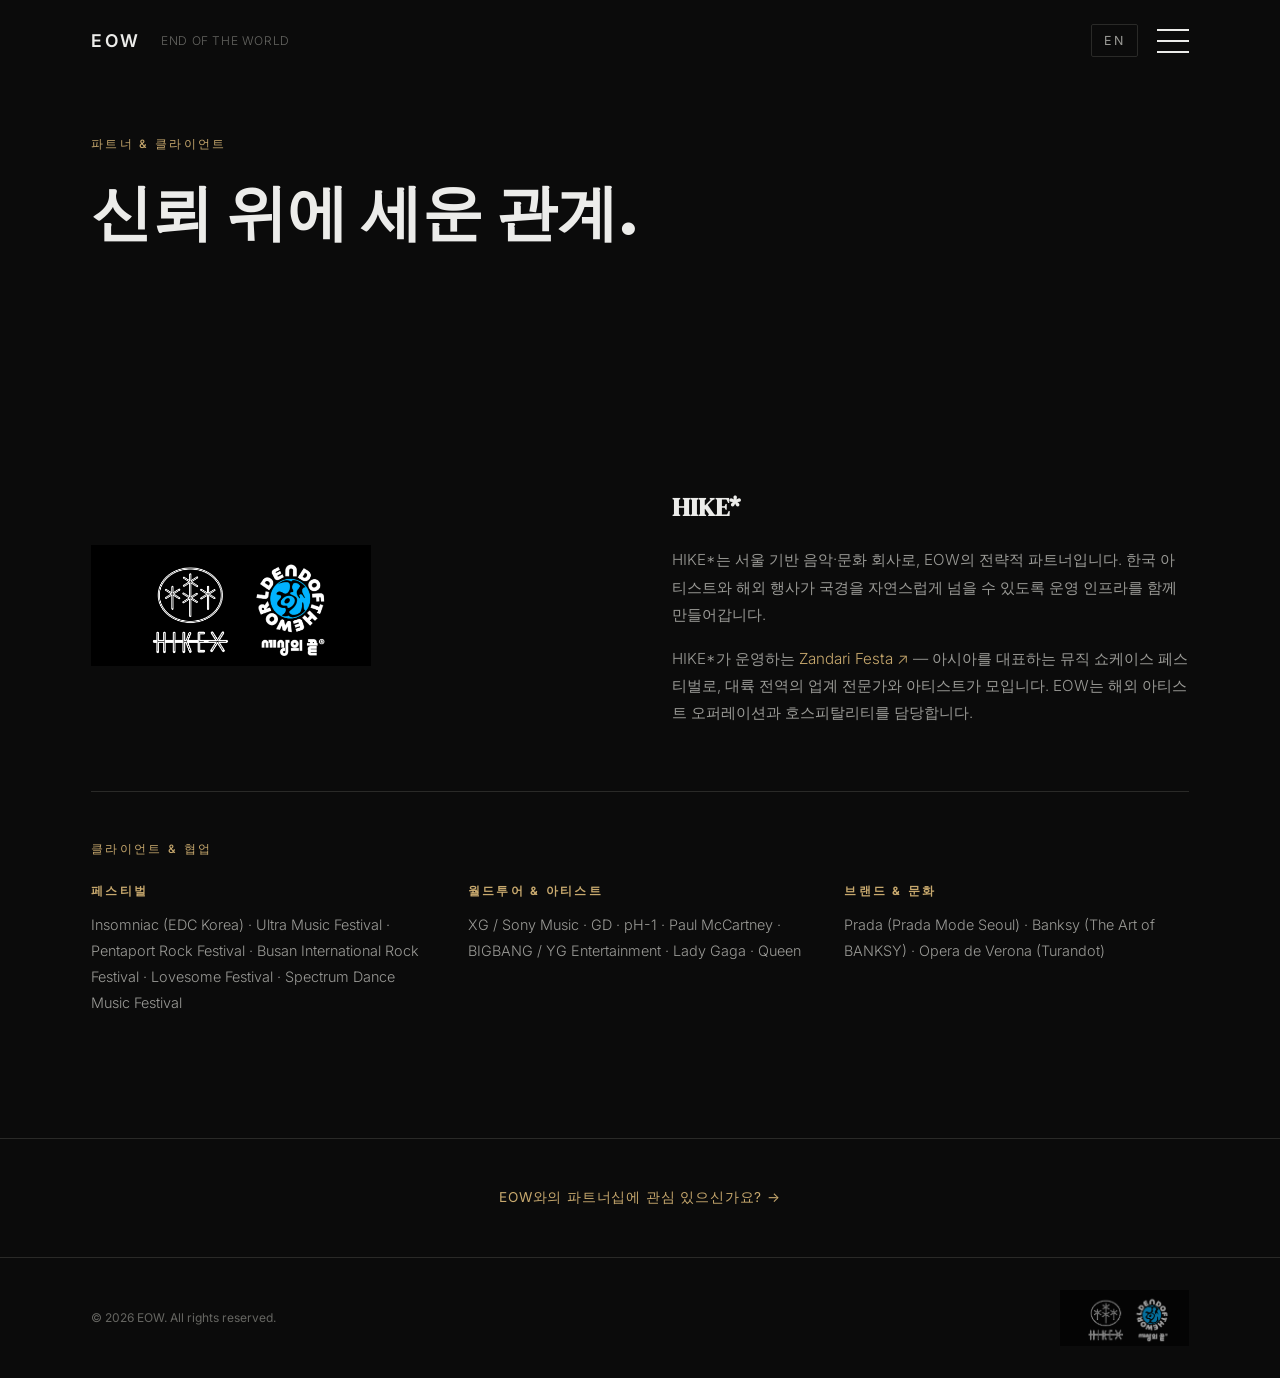
<file: ko/partners.html>
<!DOCTYPE html>
<html lang="ko">
<head>
  <meta charset="UTF-8">
  <meta name="viewport" content="width=device-width, initial-scale=1.0">
  <title>파트너 — EOW</title>
  <meta name="description" content="EOW의 전략적 파트너: HIKE*와 잔다리 페스타. 한국 아티스트의 글로벌 진출을 위한 인프라를 구축합니다.">
  <link rel="preconnect" href="https://fonts.googleapis.com">
  <link rel="preconnect" href="https://fonts.gstatic.com" crossorigin>
  <link href="https://fonts.googleapis.com/css2?family=DM+Serif+Display:ital@0;1&family=Inter:wght@300;400;500;600&display=swap" rel="stylesheet">
  <link rel="stylesheet" href="../css/style.css">
</head>
<body>

<header class="hd">
  <div class="c">
    <a href="/ko/" class="lo">EOW<span>End of the World</span></a>
    <div class="hdr">
      <a href="/partners" class="lb">EN</a>
      <button class="hb" id="menuBtn" aria-label="Menu"><span></span><span></span><span></span></button>
    </div>
  </div>
</header>

<div class="menu-ov" id="menuOv">
  <a href="/ko/about">소개</a>
  <a href="/ko/services">서비스</a>
  <a href="/ko/portfolio">포트폴리오</a>
  <a href="/ko/team">팀</a>
  <a href="/ko/partners">파트너</a>
  <a href="/ko/contact">연락</a>
  <div class="menu-sep"></div>
  <a href="https://zandarifesta.com/" target="_blank" class="menu-ext">Zandari Festa ↗</a>
</div>

<div class="page-hero">
  <div class="c">
    <div class="sl">파트너 & 클라이언트</div>
    <h1 class="sh" style="font-size:clamp(2.4rem,5vw,3.8rem)">신뢰 위에 세운 관계.</h1>
  </div>
</div>

<section class="s">
  <div class="c">
    <div class="ptr-hero rv">
      <div class="ptr-logo">
        <img src="../images/logos/hike-eow-logos.png" alt="HIKE* × EOW">
      </div>
      <div class="ptr-desc">
        <h3>HIKE*</h3>
        <p>HIKE*는 서울 기반 음악·문화 회사로, EOW의 전략적 파트너입니다. 한국 아티스트와 해외 행사가 국경을 자연스럽게 넘을 수 있도록 운영 인프라를 함께 만들어갑니다.</p>
        <p style="margin-top:1rem">HIKE*가 운영하는 <a href="https://zandarifesta.com/" target="_blank">Zandari Festa ↗</a> — 아시아를 대표하는 뮤직 쇼케이스 페스티벌로, 대륙 전역의 업계 전문가와 아티스트가 모입니다. EOW는 해외 아티스트 오퍼레이션과 호스피탈리티를 담당합니다.</p>
      </div>
    </div>

    <div class="ptr-clients rv">
      <div class="sl">클라이언트 & 협업</div>
      <div style="display:grid;grid-template-columns:repeat(auto-fill,minmax(280px,1fr));gap:2rem;margin-top:1.5rem">
        <div class="ptr-cat">
          <h4>페스티벌</h4>
          <p>Insomniac (EDC Korea) · Ultra Music Festival · Pentaport Rock Festival · Busan International Rock Festival · Lovesome Festival · Spectrum Dance Music Festival</p>
        </div>
        <div class="ptr-cat">
          <h4>월드투어 & 아티스트</h4>
          <p>XG / Sony Music · GD · pH-1 · Paul McCartney · BIGBANG / YG Entertainment · Lady Gaga · Queen</p>
        </div>
        <div class="ptr-cat">
          <h4>브랜드 & 문화</h4>
          <p>Prada (Prada Mode Seoul) · Banksy (The Art of BANKSY) · Opera de Verona (Turandot)</p>
        </div>
      </div>
    </div>
  </div>
</section>

<div class="cta-strip">
  <a href="/ko/contact">EOW와의 파트너십에 관심 있으신가요? →</a>
</div>

<footer class="ft">
  <div class="c">
    <div class="ftc">© 2026 EOW. All rights reserved.</div>
    <div class="ft-logos">
      <img src="../images/logos/hike-eow-logos.png" alt="HIKE* × EOW" style="height:56px">
    </div>
  </div>
</footer>

<script src="../js/menu.js"></script>
<script src="../js/scroll-reveal.js"></script>
</body>
</html>
</file>
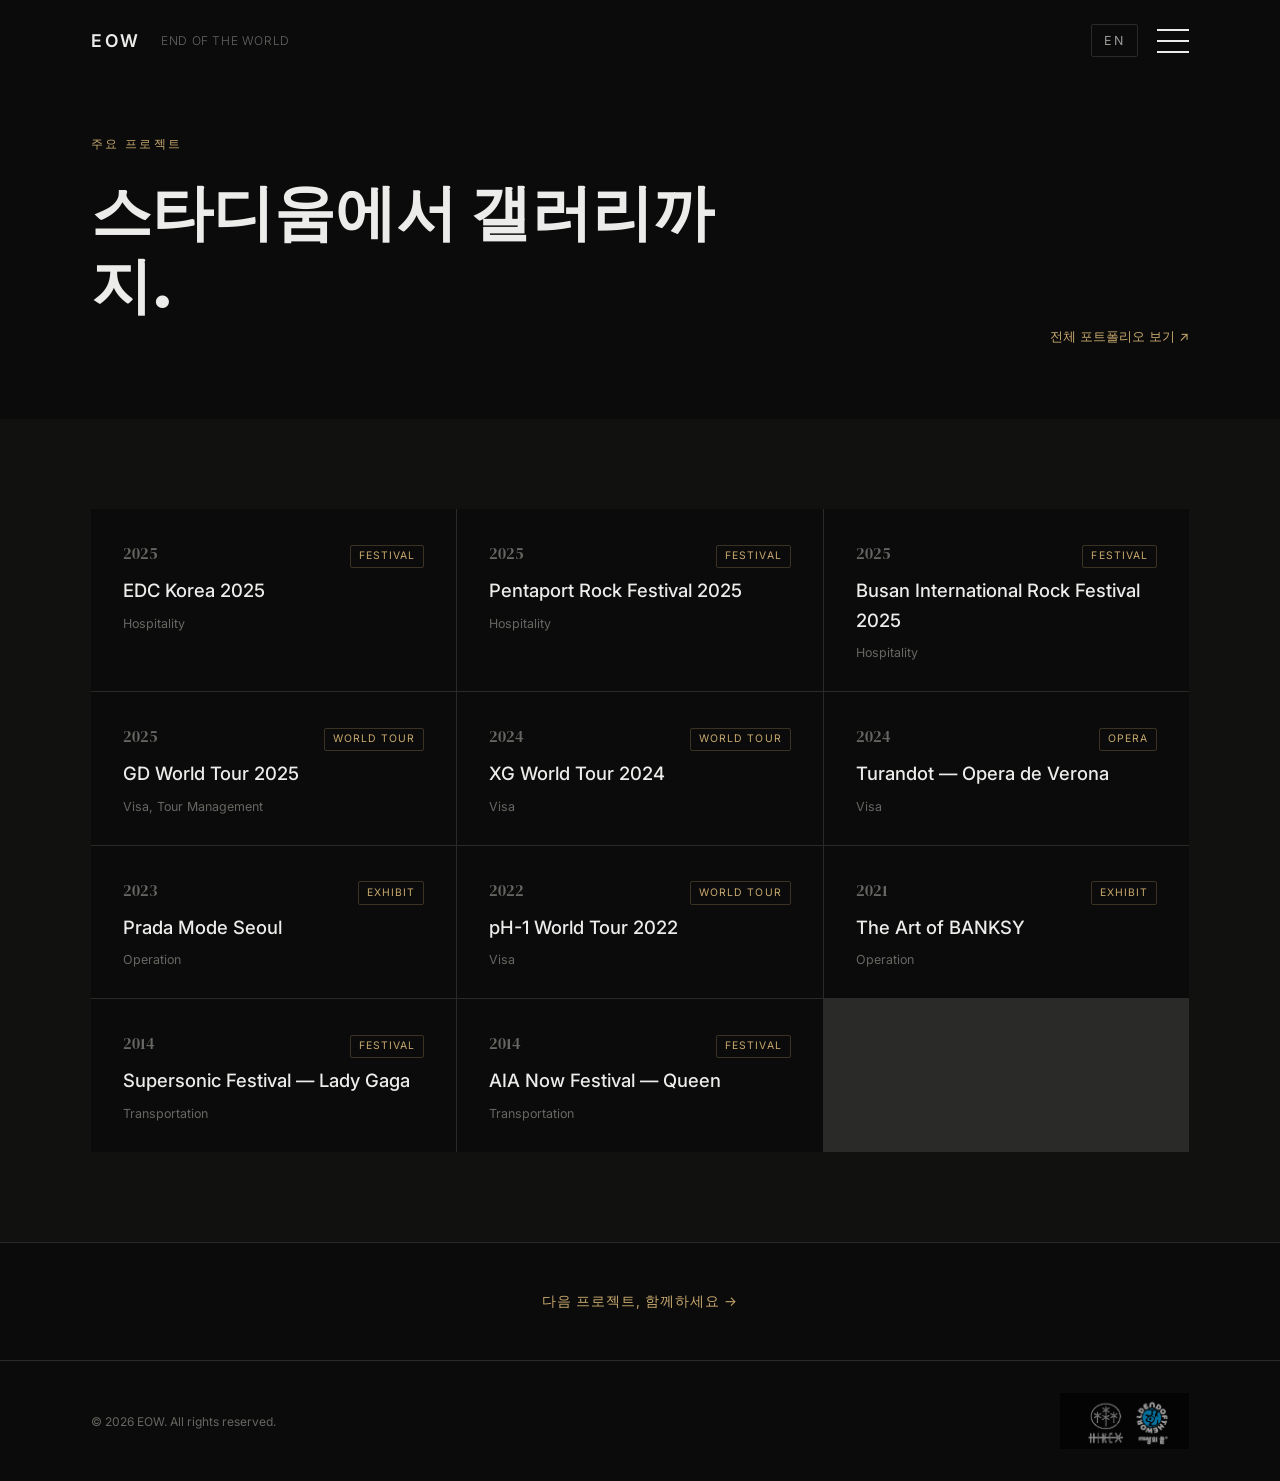
<file: ko/portfolio.html>
<!DOCTYPE html>
<html lang="ko">
<head>
  <meta charset="UTF-8">
  <meta name="viewport" content="width=device-width, initial-scale=1.0">
  <title>포트폴리오 — EOW</title>
  <meta name="description" content="EOW 주요 프로젝트: EDC Korea, XG 월드투어, Prada Mode Seoul, Opera de Verona 등.">
  <link rel="preconnect" href="https://fonts.googleapis.com">
  <link rel="preconnect" href="https://fonts.gstatic.com" crossorigin>
  <link href="https://fonts.googleapis.com/css2?family=DM+Serif+Display:ital@0;1&family=Inter:wght@300;400;500;600&display=swap" rel="stylesheet">
  <link rel="stylesheet" href="../css/style.css">
</head>
<body>

<header class="hd">
  <div class="c">
    <a href="/ko/" class="lo">EOW<span>End of the World</span></a>
    <div class="hdr">
      <a href="/portfolio" class="lb">EN</a>
      <button class="hb" id="menuBtn" aria-label="Menu"><span></span><span></span><span></span></button>
    </div>
  </div>
</header>

<div class="menu-ov" id="menuOv">
  <a href="/ko/about">소개</a>
  <a href="/ko/services">서비스</a>
  <a href="/ko/portfolio">포트폴리오</a>
  <a href="/ko/team">팀</a>
  <a href="/ko/partners">파트너</a>
  <a href="/ko/contact">연락</a>
  <div class="menu-sep"></div>
  <a href="https://zandarifesta.com/" target="_blank" class="menu-ext">Zandari Festa ↗</a>
</div>

<div class="page-hero">
  <div class="c">
    <div class="pft" style="margin-bottom:0">
      <div>
        <div class="sl">주요 프로젝트</div>
        <h1 class="sh" style="font-size:clamp(2.4rem,5vw,3.8rem)">스타디움에서 갤러리까지.</h1>
      </div>
      <a href="https://fanatical-mistake-363.notion.site/End-of-the-World-30d8d1d881de801dad23fbc0e7dbfe98" target="_blank" class="pfl">전체 포트폴리오 보기 ↗</a>
    </div>
  </div>
</div>

<section class="s pf">
  <div class="c">
    <div class="pfg rv">
      <div class="pfc"><div class="pfct"><span class="pfcy">2025</span><span class="pfcp">Festival</span></div><div class="pfcn">EDC Korea 2025</div><div class="pfcs">Hospitality</div></div>
      <div class="pfc"><div class="pfct"><span class="pfcy">2025</span><span class="pfcp">Festival</span></div><div class="pfcn">Pentaport Rock Festival 2025</div><div class="pfcs">Hospitality</div></div>
      <div class="pfc"><div class="pfct"><span class="pfcy">2025</span><span class="pfcp">Festival</span></div><div class="pfcn">Busan International Rock Festival 2025</div><div class="pfcs">Hospitality</div></div>
      <div class="pfc"><div class="pfct"><span class="pfcy">2025</span><span class="pfcp">World Tour</span></div><div class="pfcn">GD World Tour 2025</div><div class="pfcs">Visa, Tour Management</div></div>
      <div class="pfc"><div class="pfct"><span class="pfcy">2024</span><span class="pfcp">World Tour</span></div><div class="pfcn">XG World Tour 2024</div><div class="pfcs">Visa</div></div>
      <div class="pfc"><div class="pfct"><span class="pfcy">2024</span><span class="pfcp">Opera</span></div><div class="pfcn">Turandot — Opera de Verona</div><div class="pfcs">Visa</div></div>
      <div class="pfc"><div class="pfct"><span class="pfcy">2023</span><span class="pfcp">Exhibit</span></div><div class="pfcn">Prada Mode Seoul</div><div class="pfcs">Operation</div></div>
      <div class="pfc"><div class="pfct"><span class="pfcy">2022</span><span class="pfcp">World Tour</span></div><div class="pfcn">pH-1 World Tour 2022</div><div class="pfcs">Visa</div></div>
      <div class="pfc"><div class="pfct"><span class="pfcy">2021</span><span class="pfcp">Exhibit</span></div><div class="pfcn">The Art of BANKSY</div><div class="pfcs">Operation</div></div>
      <div class="pfc"><div class="pfct"><span class="pfcy">2014</span><span class="pfcp">Festival</span></div><div class="pfcn">Supersonic Festival — Lady Gaga</div><div class="pfcs">Transportation</div></div>
      <div class="pfc"><div class="pfct"><span class="pfcy">2014</span><span class="pfcp">Festival</span></div><div class="pfcn">AIA Now Festival — Queen</div><div class="pfcs">Transportation</div></div>
    </div>
  </div>
</section>

<div class="cta-strip">
  <a href="/ko/contact">다음 프로젝트, 함께하세요 →</a>
</div>

<footer class="ft">
  <div class="c">
    <div class="ftc">© 2026 EOW. All rights reserved.</div>
    <div class="ft-logos">
      <img src="../images/logos/hike-eow-logos.png" alt="HIKE* × EOW" style="height:56px">
    </div>
  </div>
</footer>

<script src="../js/menu.js"></script>
<script src="../js/scroll-reveal.js"></script>
</body>
</html>
</file>
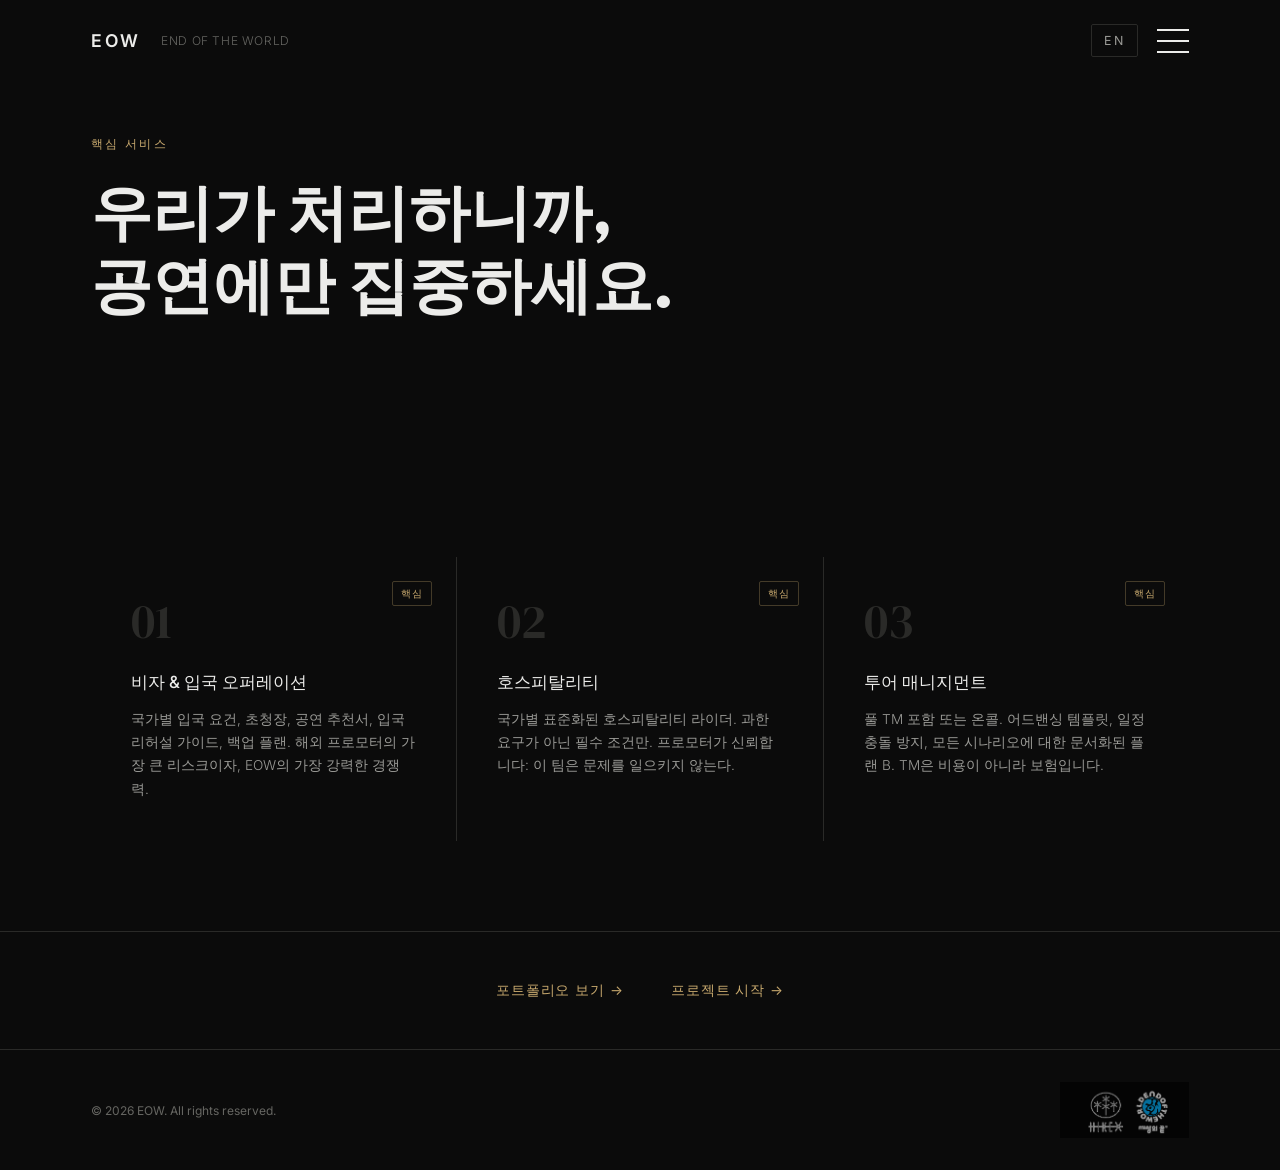
<file: ko/services.html>
<!DOCTYPE html>
<html lang="ko">
<head>
  <meta charset="UTF-8">
  <meta name="viewport" content="width=device-width, initial-scale=1.0">
  <title>서비스 — EOW</title>
  <meta name="description" content="EOW 핵심 서비스: 비자 & 입국 오퍼레이션, 호스피탈리티, 투어 매니지먼트. 글로벌 투어를 위한 Tour-as-a-Service.">
  <link rel="preconnect" href="https://fonts.googleapis.com">
  <link rel="preconnect" href="https://fonts.gstatic.com" crossorigin>
  <link href="https://fonts.googleapis.com/css2?family=DM+Serif+Display:ital@0;1&family=Inter:wght@300;400;500;600&display=swap" rel="stylesheet">
  <link rel="stylesheet" href="../css/style.css">
</head>
<body>

<header class="hd">
  <div class="c">
    <a href="/ko/" class="lo">EOW<span>End of the World</span></a>
    <div class="hdr">
      <a href="/services" class="lb">EN</a>
      <button class="hb" id="menuBtn" aria-label="Menu"><span></span><span></span><span></span></button>
    </div>
  </div>
</header>

<div class="menu-ov" id="menuOv">
  <a href="/ko/about">소개</a>
  <a href="/ko/services">서비스</a>
  <a href="/ko/portfolio">포트폴리오</a>
  <a href="/ko/team">팀</a>
  <a href="/ko/partners">파트너</a>
  <a href="/ko/contact">연락</a>
  <div class="menu-sep"></div>
  <a href="https://zandarifesta.com/" target="_blank" class="menu-ext">Zandari Festa ↗</a>
</div>

<div class="page-hero">
  <div class="c">
    <div class="sl">핵심 서비스</div>
    <h1 class="sh" style="font-size:clamp(2.4rem,5vw,3.8rem)">우리가 처리하니까,<br>공연에만 집중하세요.</h1>
  </div>
</div>

<section class="s">
  <div class="c">
    <div class="svg rv">
      <div class="sv"><span class="svtg">핵심</span><div class="svn">01</div><div class="svt">비자 & 입국 오퍼레이션</div><p class="svd">국가별 입국 요건, 초청장, 공연 추천서, 입국 리허설 가이드, 백업 플랜. 해외 프로모터의 가장 큰 리스크이자, EOW의 가장 강력한 경쟁력.</p></div>
      <div class="sv"><span class="svtg">핵심</span><div class="svn">02</div><div class="svt">호스피탈리티</div><p class="svd">국가별 표준화된 호스피탈리티 라이더. 과한 요구가 아닌 필수 조건만. 프로모터가 신뢰합니다: 이 팀은 문제를 일으키지 않는다.</p></div>
      <div class="sv"><span class="svtg">핵심</span><div class="svn">03</div><div class="svt">투어 매니지먼트</div><p class="svd">풀 TM 포함 또는 온콜. 어드밴싱 템플릿, 일정 충돌 방지, 모든 시나리오에 대한 문서화된 플랜 B. TM은 비용이 아니라 보험입니다.</p></div>
    </div>
  </div>
</section>

<div class="cta-strip">
  <a href="/ko/portfolio">포트폴리오 보기 →</a>
  <a href="/ko/contact">프로젝트 시작 →</a>
</div>

<footer class="ft">
  <div class="c">
    <div class="ftc">© 2026 EOW. All rights reserved.</div>
    <div class="ft-logos">
      <img src="../images/logos/hike-eow-logos.png" alt="HIKE* × EOW" style="height:56px">
    </div>
  </div>
</footer>

<script src="../js/menu.js"></script>
<script src="../js/scroll-reveal.js"></script>
</body>
</html>
</file>
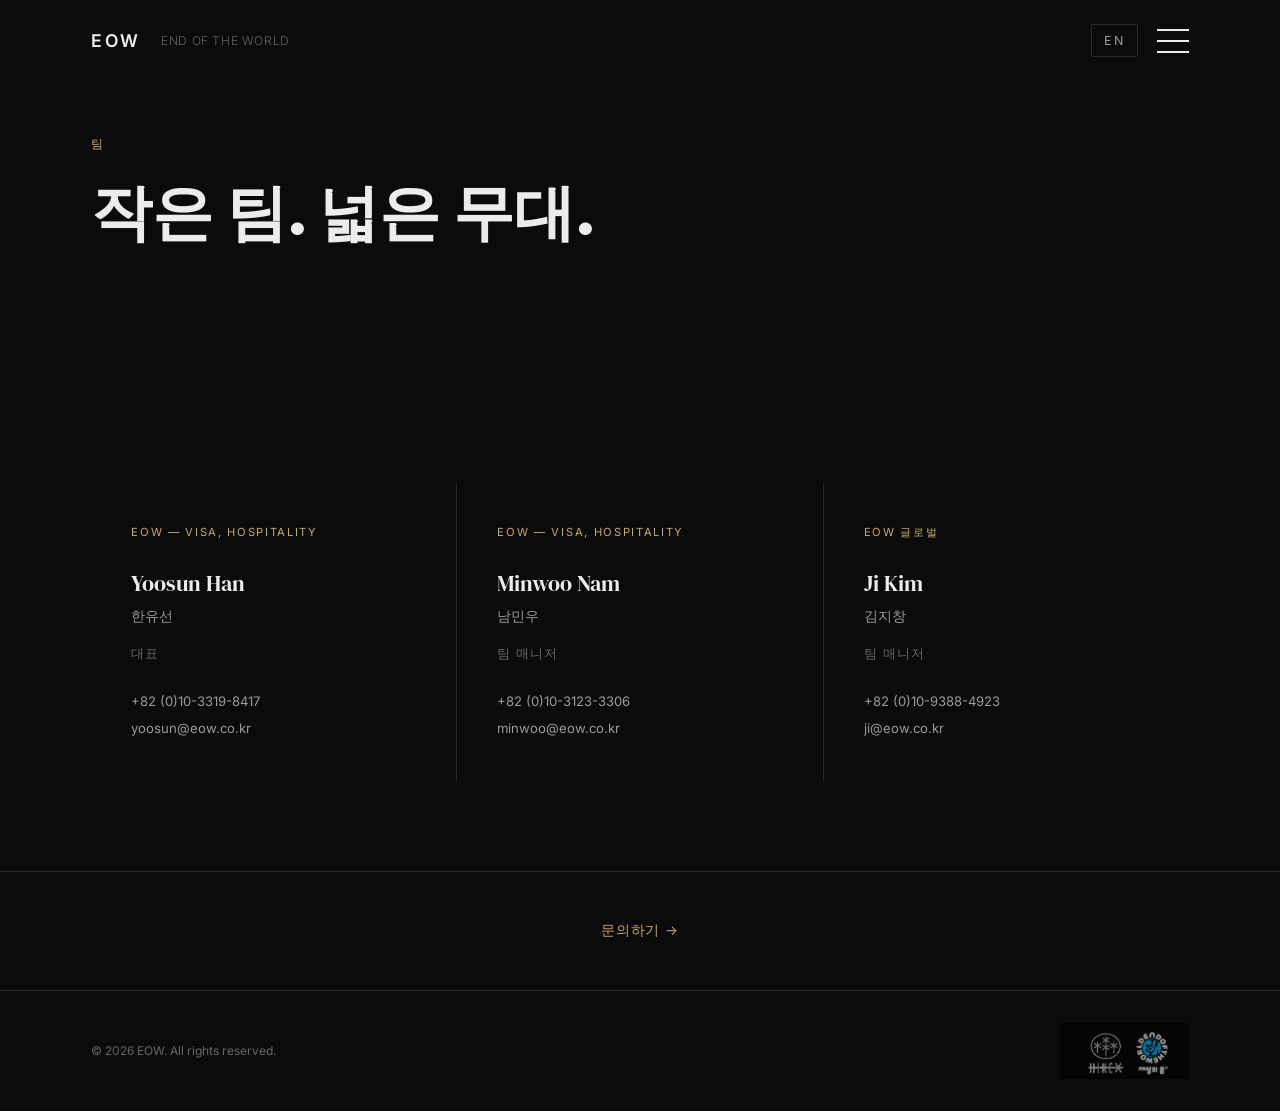
<file: ko/team.html>
<!DOCTYPE html>
<html lang="ko">
<head>
  <meta charset="UTF-8">
  <meta name="viewport" content="width=device-width, initial-scale=1.0">
  <title>팀 — EOW</title>
  <meta name="description" content="EOW 팀을 소개합니다. 작은 팀, 큰 반경 — 비자, 호스피탈리티, 투어 매니지먼트 전문가.">
  <link rel="preconnect" href="https://fonts.googleapis.com">
  <link rel="preconnect" href="https://fonts.gstatic.com" crossorigin>
  <link href="https://fonts.googleapis.com/css2?family=DM+Serif+Display:ital@0;1&family=Inter:wght@300;400;500;600&display=swap" rel="stylesheet">
  <link rel="stylesheet" href="../css/style.css">
</head>
<body>

<header class="hd">
  <div class="c">
    <a href="/ko/" class="lo">EOW<span>End of the World</span></a>
    <div class="hdr">
      <a href="/team" class="lb">EN</a>
      <button class="hb" id="menuBtn" aria-label="Menu"><span></span><span></span><span></span></button>
    </div>
  </div>
</header>

<div class="menu-ov" id="menuOv">
  <a href="/ko/about">소개</a>
  <a href="/ko/services">서비스</a>
  <a href="/ko/portfolio">포트폴리오</a>
  <a href="/ko/team">팀</a>
  <a href="/ko/partners">파트너</a>
  <a href="/ko/contact">연락</a>
  <div class="menu-sep"></div>
  <a href="https://zandarifesta.com/" target="_blank" class="menu-ext">Zandari Festa ↗</a>
</div>

<div class="page-hero">
  <div class="c">
    <div class="sl">팀</div>
    <h1 class="sh" style="font-size:clamp(2.4rem,5vw,3.8rem)">작은 팀. 넓은 무대.</h1>
  </div>
</div>

<section class="s">
  <div class="c">
    <div class="tmg rv">
      <div class="tmc"><div class="tmd">EOW — Visa, Hospitality</div><div class="tmn">Yoosun Han</div><div class="tmk">한유선</div><div class="tmr">대표</div><div class="tmct"><a href="tel:+821033198417">+82 (0)10-3319-8417</a><br><a href="mailto:yoosun@eow.co.kr">yoosun@eow.co.kr</a></div></div>
      <div class="tmc"><div class="tmd">EOW — Visa, Hospitality</div><div class="tmn">Minwoo Nam</div><div class="tmk">남민우</div><div class="tmr">팀 매니저</div><div class="tmct"><a href="tel:+821031233306">+82 (0)10-3123-3306</a><br><a href="mailto:minwoo@eow.co.kr">minwoo@eow.co.kr</a></div></div>
      <div class="tmc"><div class="tmd">EOW 글로벌</div><div class="tmn">Ji Kim</div><div class="tmk">김지창</div><div class="tmr">팀 매니저</div><div class="tmct"><a href="tel:+821093884923">+82 (0)10-9388-4923</a><br><a href="mailto:ji@eow.co.kr">ji@eow.co.kr</a></div></div>
    </div>
  </div>
</section>

<div class="cta-strip">
  <a href="/ko/contact">문의하기 →</a>
</div>

<footer class="ft">
  <div class="c">
    <div class="ftc">© 2026 EOW. All rights reserved.</div>
    <div class="ft-logos">
      <img src="../images/logos/hike-eow-logos.png" alt="HIKE* × EOW" style="height:56px">
    </div>
  </div>
</footer>

<script src="../js/menu.js"></script>
<script src="../js/scroll-reveal.js"></script>
</body>
</html>
</file>
<file: css/style.css>
/* ── EOW Global Styles ── */
*,*::before,*::after{margin:0;padding:0;box-sizing:border-box}
:root{--bg:#0b0b0b;--bgw:#111110;--sf:#181817;--bd:#2a2a28;--tx:#ececea;--ts:#9a9a96;--td:#666662;--ac:#c8a96e;--acs:rgba(200,169,110,0.1);--se:'DM Serif Display',Georgia,serif;--sa:'Inter',-apple-system,sans-serif;--mw:1200px;--g:clamp(1.5rem,4vw,4rem)}
html{scroll-behavior:smooth;-webkit-font-smoothing:antialiased}
body{font-family:var(--sa);background:var(--bg);color:var(--tx);line-height:1.6;overflow-x:hidden}
a{color:inherit;text-decoration:none}img{max-width:100%;display:block}
.c{max-width:var(--mw);margin:0 auto;padding:0 var(--g)}

/* ── Header ── */
.hd{position:fixed;top:0;left:0;right:0;z-index:100;padding:1.5rem 0}
.hd .c{display:flex;justify-content:space-between;align-items:center}
.lo{font-size:1.1rem;font-weight:600;letter-spacing:.15em;text-transform:uppercase;display:flex;align-items:center;gap:.75rem}
.lo img{height:36px;width:auto;filter:invert(1) brightness(2)}
.lo span{color:var(--td);font-weight:300;margin-left:.5rem;letter-spacing:.05em;font-size:.75rem}
.hdr{display:flex;align-items:center;gap:1.2rem}
.lb{font-size:.78rem;letter-spacing:.1em;padding:.35rem .8rem;border:1px solid var(--bd);background:transparent;color:var(--ts);cursor:pointer;border-radius:2px;transition:color .2s,border-color .2s;font-family:var(--sa)}
.lb:hover{color:var(--tx);border-color:var(--ts)}
.hb{width:32px;height:24px;cursor:pointer;display:flex;flex-direction:column;justify-content:space-between;background:none;border:none;padding:0;z-index:200}
.hb span{display:block;width:100%;height:2px;background:var(--tx);transition:transform .3s,opacity .3s}
.hb.open span:nth-child(1){transform:translateY(11px) rotate(45deg)}
.hb.open span:nth-child(2){opacity:0}
.hb.open span:nth-child(3){transform:translateY(-11px) rotate(-45deg)}

/* ── Menu Overlay ── */
.menu-ov{position:fixed;inset:0;background:rgba(11,11,11,.96);z-index:150;display:flex;flex-direction:column;align-items:center;justify-content:center;gap:2.5rem;opacity:0;pointer-events:none;transition:opacity .35s ease;backdrop-filter:blur(20px)}
.menu-ov.open{opacity:1;pointer-events:auto}
.menu-ov a{font-family:var(--se);font-size:clamp(2rem,5vw,3.5rem);color:var(--tx);transition:color .2s}
.menu-ov a:hover{color:var(--ac)}
.menu-ov .menu-sep{width:60px;height:1px;background:var(--bd)}
.menu-ov .menu-ext{font-family:var(--sa);font-size:1rem;color:var(--td);letter-spacing:.05em}
.menu-ov .menu-ext:hover{color:var(--ac)}

/* ── Hero (Landing Only) ── */
.hero{min-height:100vh;position:relative;overflow:hidden;display:flex;align-items:flex-end}
.trail-container{position:absolute;top:0;left:0;width:100%;height:100%;pointer-events:none;overflow:hidden;z-index:1}
.trail-img{position:absolute;width:clamp(160px,16vw,260px);height:auto;opacity:0;pointer-events:none;border-radius:3px;box-shadow:0 8px 40px rgba(0,0,0,.4);transition:opacity .6s ease-out,transform .6s ease-out}
.hero-bottom{position:relative;width:100%;padding:0 var(--g) 4vh;display:flex;justify-content:space-between;align-items:flex-end;gap:2rem;z-index:5}
.hero-text{max-width:640px}
.hero-text h1{font-family:var(--se);font-size:clamp(2.2rem,5.5vw,4.2rem);line-height:1.15;font-weight:400;margin-bottom:1rem}
.hero-text h1 em{font-style:italic;color:var(--ac)}
.hero-text p{font-size:clamp(.88rem,1.3vw,1.05rem);color:var(--ts);line-height:1.7;font-weight:300;margin-top:.4rem}
.hero-links{display:flex;flex-direction:column;align-items:flex-end;gap:.8rem;flex-shrink:0}
.hero-links a{font-size:.82rem;color:var(--ac);letter-spacing:.06em;transition:opacity .2s;white-space:nowrap}
.hero-links a:hover{opacity:.7}

/* ── Page Header (inner pages) ── */
.page-hero{padding:clamp(8rem,15vh,12rem) 0 clamp(4rem,8vh,6rem);background:var(--bg)}

/* ── Shared Section Styles ── */
.s{padding:clamp(5rem,10vh,8rem) 0}
.sl{font-size:.72rem;letter-spacing:.2em;text-transform:uppercase;color:var(--ac);margin-bottom:1.5rem;font-weight:500}
.sh{font-family:var(--se);font-size:clamp(2rem,4vw,3.2rem);line-height:1.2;max-width:700px;margin-bottom:1.5rem}
.sd{color:var(--ts);max-width:520px;line-height:1.75;font-weight:300;font-size:.95rem}

/* ── About ── */
.ab{background:var(--bgw)}
.abg{display:grid;grid-template-columns:1fr 1fr;gap:4rem;align-items:start}
.abr{padding-top:3rem}
.abq{font-family:var(--se);font-size:1.5rem;line-height:1.6;font-style:italic;border-left:2px solid var(--ac);padding-left:1.5rem;margin-bottom:2rem}
.abp{color:var(--ts);font-size:.9rem;line-height:1.8;font-weight:300}
.abn{display:flex;gap:3rem;margin-top:3rem;padding-top:2rem;border-top:1px solid var(--bd)}
.abnv{font-family:var(--se);font-size:1.8rem;color:var(--ac)}
.abnl{font-size:.72rem;color:var(--td);text-transform:uppercase;letter-spacing:.08em;margin-top:.2rem}

/* ── TaaS Banner ── */
.ta{background:var(--acs);border-top:1px solid rgba(200,169,110,.2);border-bottom:1px solid rgba(200,169,110,.2)}
.tai{display:grid;grid-template-columns:auto 1fr;gap:3rem;align-items:center}
.tab{font-family:var(--se);font-size:clamp(1.3rem,2.5vw,2rem);color:var(--ac);white-space:nowrap}
.tac{color:var(--ts);font-size:.92rem;line-height:1.7;font-weight:300}
.tac strong{color:var(--tx);font-weight:500}

/* ── Services Grid ── */
.svg{display:grid;grid-template-columns:repeat(3,1fr);gap:1px;background:var(--bd);margin-top:3rem}
.sv{background:var(--bg);padding:2.5rem;transition:background .3s;position:relative}
.sv:hover{background:var(--sf)}
.svn{font-family:var(--se);font-size:3rem;color:var(--bd);margin-bottom:1.5rem;line-height:1}
.svt{font-size:1.05rem;font-weight:500;margin-bottom:.75rem}
.svd{font-size:.85rem;color:var(--ts);line-height:1.7;font-weight:300}
.svtg{position:absolute;top:1.5rem;right:1.5rem;font-size:.65rem;text-transform:uppercase;letter-spacing:.1em;color:var(--ac);border:1px solid rgba(200,169,110,.3);padding:.2rem .5rem;border-radius:2px}

/* ── Portfolio Grid ── */
.pf{background:var(--bgw)}
.pft{display:flex;justify-content:space-between;align-items:flex-end;margin-bottom:3rem;flex-wrap:wrap;gap:1rem}
.pfl{font-size:.82rem;color:var(--ac);display:inline-flex;align-items:center;gap:.5rem;transition:gap .3s}
.pfl:hover{gap:.9rem}
.pfg{display:grid;grid-template-columns:repeat(auto-fill,minmax(340px,1fr));gap:1px;background:var(--bd)}
.pfc{background:var(--bg);padding:2rem 2rem 1.75rem;transition:background .3s}
.pfc:hover{background:var(--sf)}
.pfct{display:flex;justify-content:space-between;align-items:baseline;margin-bottom:.5rem}
.pfcy{font-family:var(--se);font-size:1rem;color:var(--td)}
.pfcp{font-size:.65rem;text-transform:uppercase;letter-spacing:.1em;color:var(--ac);border:1px solid rgba(200,169,110,.25);padding:.15rem .5rem;border-radius:2px}
.pfcn{font-size:1.15rem;font-weight:500;margin-bottom:.5rem}
.pfcs{font-size:.78rem;color:var(--td)}

/* ── Team Grid ── */
.tmg{display:grid;grid-template-columns:repeat(3,1fr);gap:1px;background:var(--bd);margin-top:3rem}
.tmc{background:var(--bg);padding:2.5rem}
.tmd{font-size:.7rem;letter-spacing:.15em;text-transform:uppercase;color:var(--ac);margin-bottom:1.5rem}
.tmn{font-family:var(--se);font-size:1.4rem;margin-bottom:.25rem}
.tmk{font-size:.85rem;color:var(--ts);margin-bottom:1rem}
.tmr{font-size:.8rem;color:var(--td);text-transform:uppercase;letter-spacing:.08em;margin-bottom:1.5rem}
.tmct{font-size:.82rem;color:var(--ts);line-height:2}
.tmct a{transition:color .2s}
.tmct a:hover{color:var(--ac)}

/* ── Partners ── */
.ptr-hero{display:grid;grid-template-columns:1fr 1fr;gap:4rem;align-items:center;margin-top:3rem}
.ptr-logo{max-width:280px}
.ptr-logo img{width:100%;filter:invert(1)}
.ptr-desc{color:var(--ts);font-size:.95rem;line-height:1.8;font-weight:300}
.ptr-desc h3{font-family:var(--se);font-size:1.6rem;color:var(--tx);margin-bottom:1rem}
.ptr-desc a{color:var(--ac);transition:opacity .2s}
.ptr-desc a:hover{opacity:.7}
.ptr-clients{margin-top:4rem;padding-top:3rem;border-top:1px solid var(--bd)}
.ptr-cat{margin-bottom:2rem}
.ptr-cat h4{font-size:.72rem;letter-spacing:.2em;text-transform:uppercase;color:var(--ac);margin-bottom:.75rem}
.ptr-cat p{color:var(--ts);font-size:.9rem;line-height:1.8;font-weight:300}

/* ── Contact ── */
.ct{background:var(--sf);text-align:center;padding:clamp(6rem,12vh,10rem) 0}
.cth{font-family:var(--se);font-size:clamp(2rem,4vw,3rem);margin-bottom:1rem}
.cts{color:var(--ts);font-size:.95rem;max-width:480px;margin:0 auto 3rem;line-height:1.7;font-weight:300}
.cte{display:inline-block;font-size:1.1rem;color:var(--ac);border-bottom:1px solid var(--ac);padding-bottom:.15rem;transition:opacity .2s}
.cte:hover{opacity:.7}

/* ── CTA Strip ── */
.cta-strip{padding:3rem 0;border-top:1px solid var(--bd);display:flex;justify-content:center;gap:3rem;flex-wrap:wrap}
.cta-strip a{font-size:.85rem;color:var(--ac);letter-spacing:.06em;transition:opacity .2s}
.cta-strip a:hover{opacity:.7}

/* ── Footer ── */
.ft{border-top:1px solid var(--bd);padding:2rem 0}
.ft .c{display:flex;justify-content:space-between;align-items:center}
.ftc{font-size:.75rem;color:var(--td)}
.ft-logos{display:flex;align-items:center;gap:1rem}
.ft-logos img{height:56px;width:auto;filter:invert(1);opacity:.6;transition:opacity .2s}
.ft-logos img:hover{opacity:.9}

/* ── Scroll Reveal ── */
.rv{opacity:0;transform:translateY(30px);transition:opacity .8s,transform .8s}
.rv.vi{opacity:1;transform:translateY(0)}

/* ── Responsive ── */
@media(max-width:900px){
  .abg{grid-template-columns:1fr;gap:2rem}.abr{padding-top:0}
  .svg{grid-template-columns:1fr}.tmg{grid-template-columns:1fr}
  .pfg{grid-template-columns:1fr}.tai{grid-template-columns:1fr;gap:1rem}
  .hero-bottom{flex-direction:column;align-items:flex-start}
  .hero-links{align-items:flex-start}
  .ptr-hero{grid-template-columns:1fr;gap:2rem}
  .ft .c{flex-direction:column;gap:1rem;text-align:center}
  .cta-strip{flex-direction:column;align-items:center;gap:1.5rem}
}
</file>
